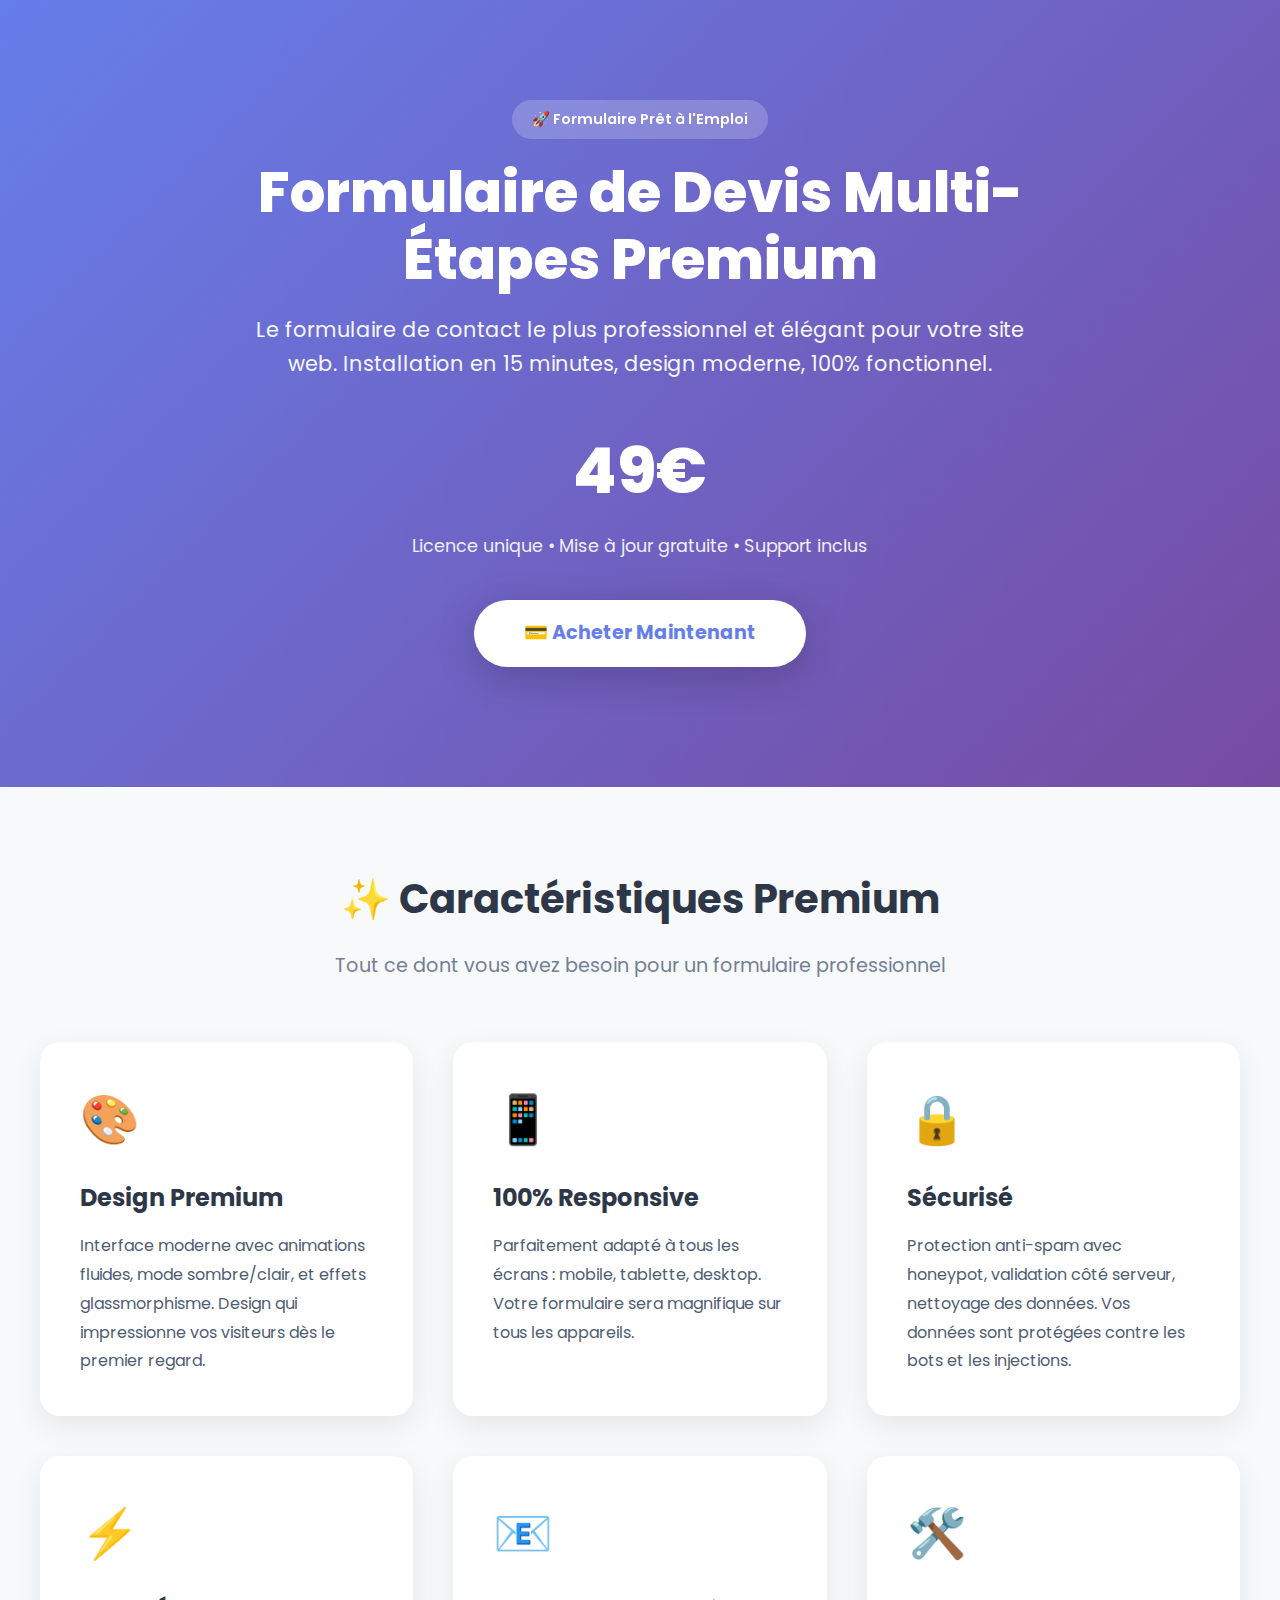
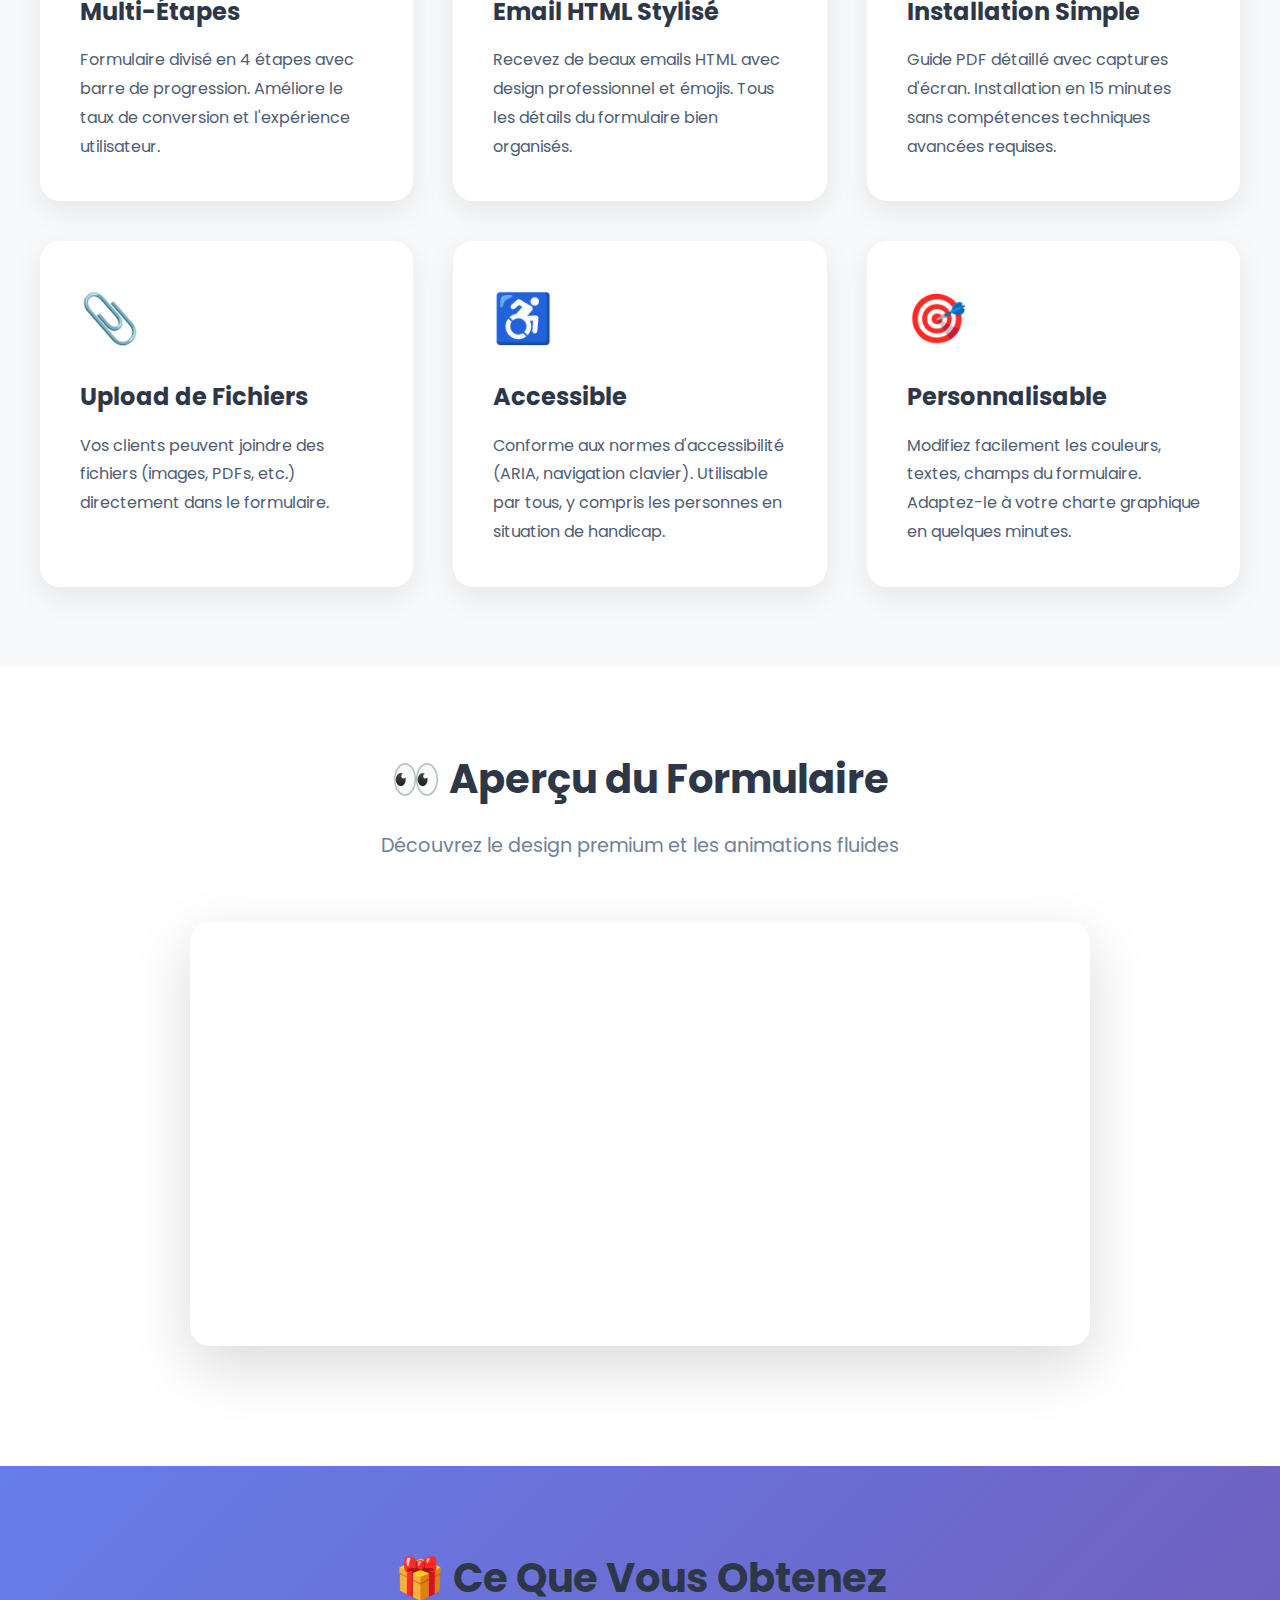
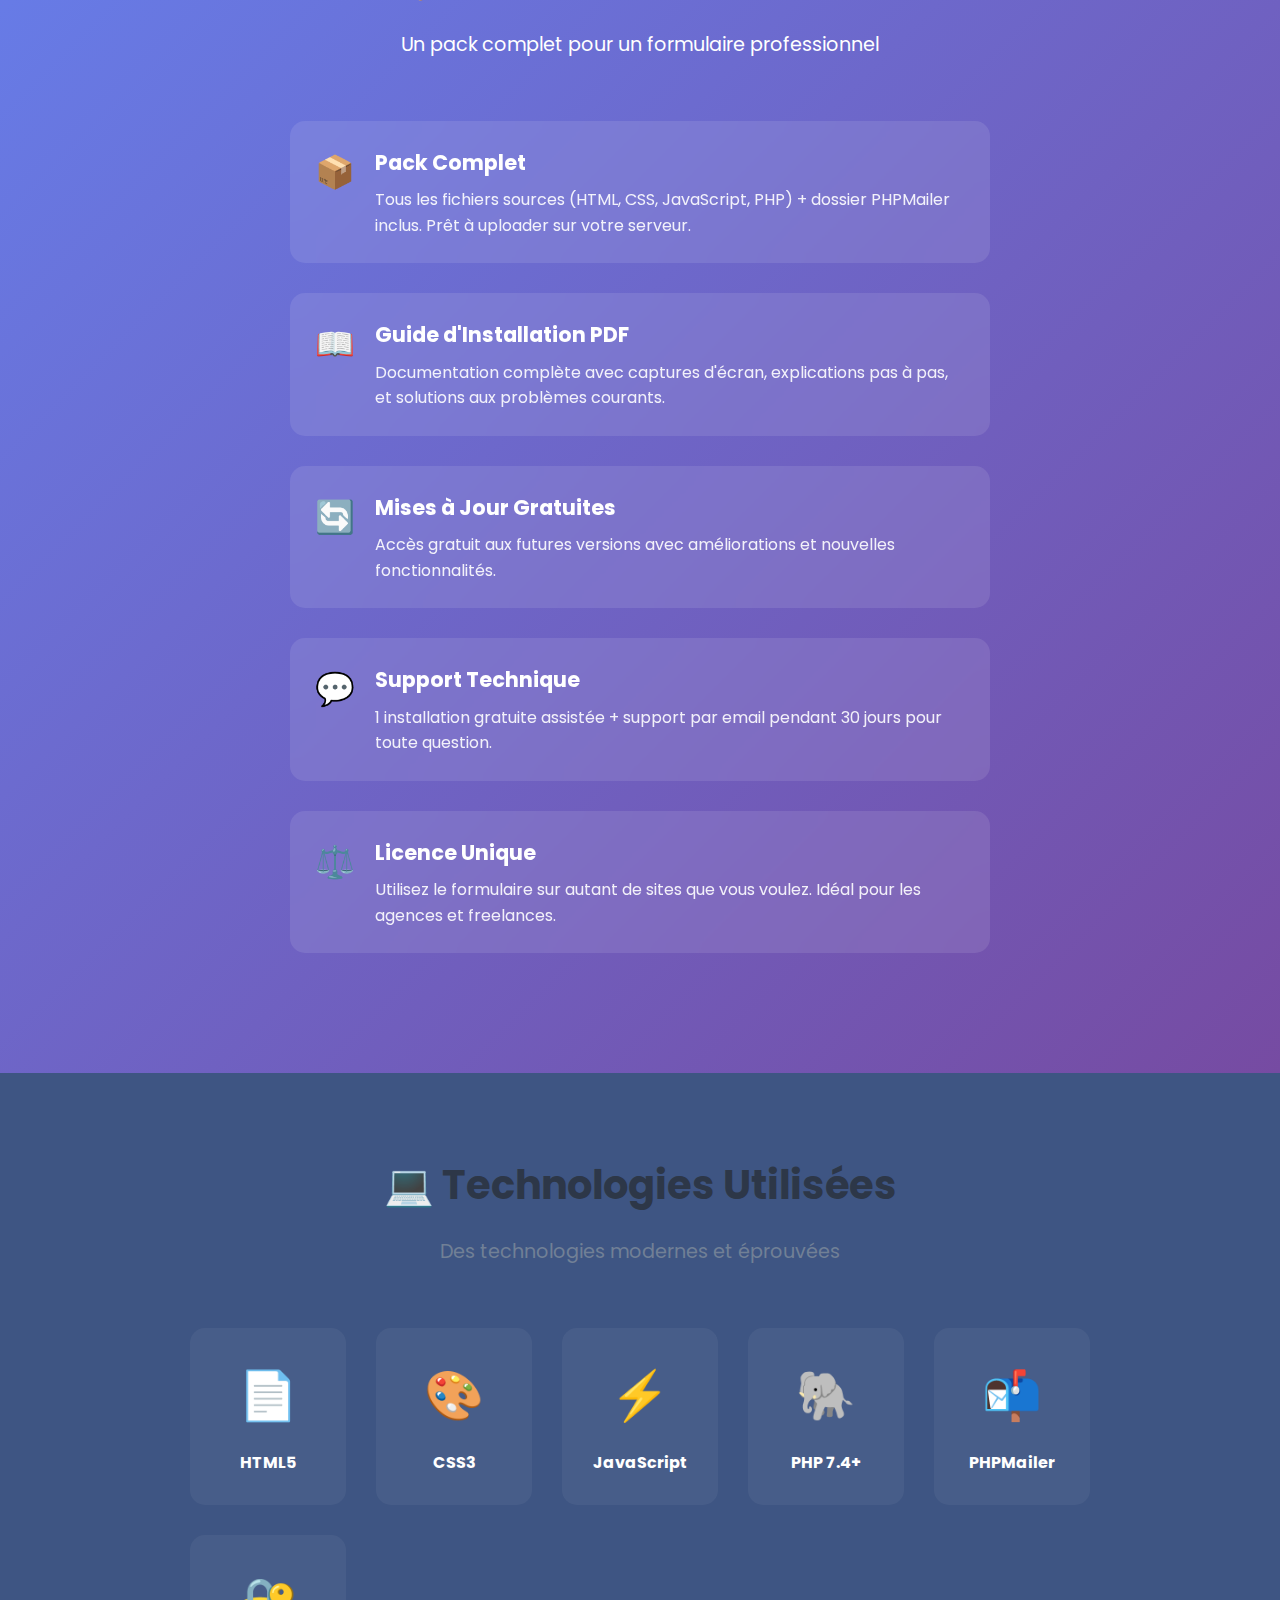
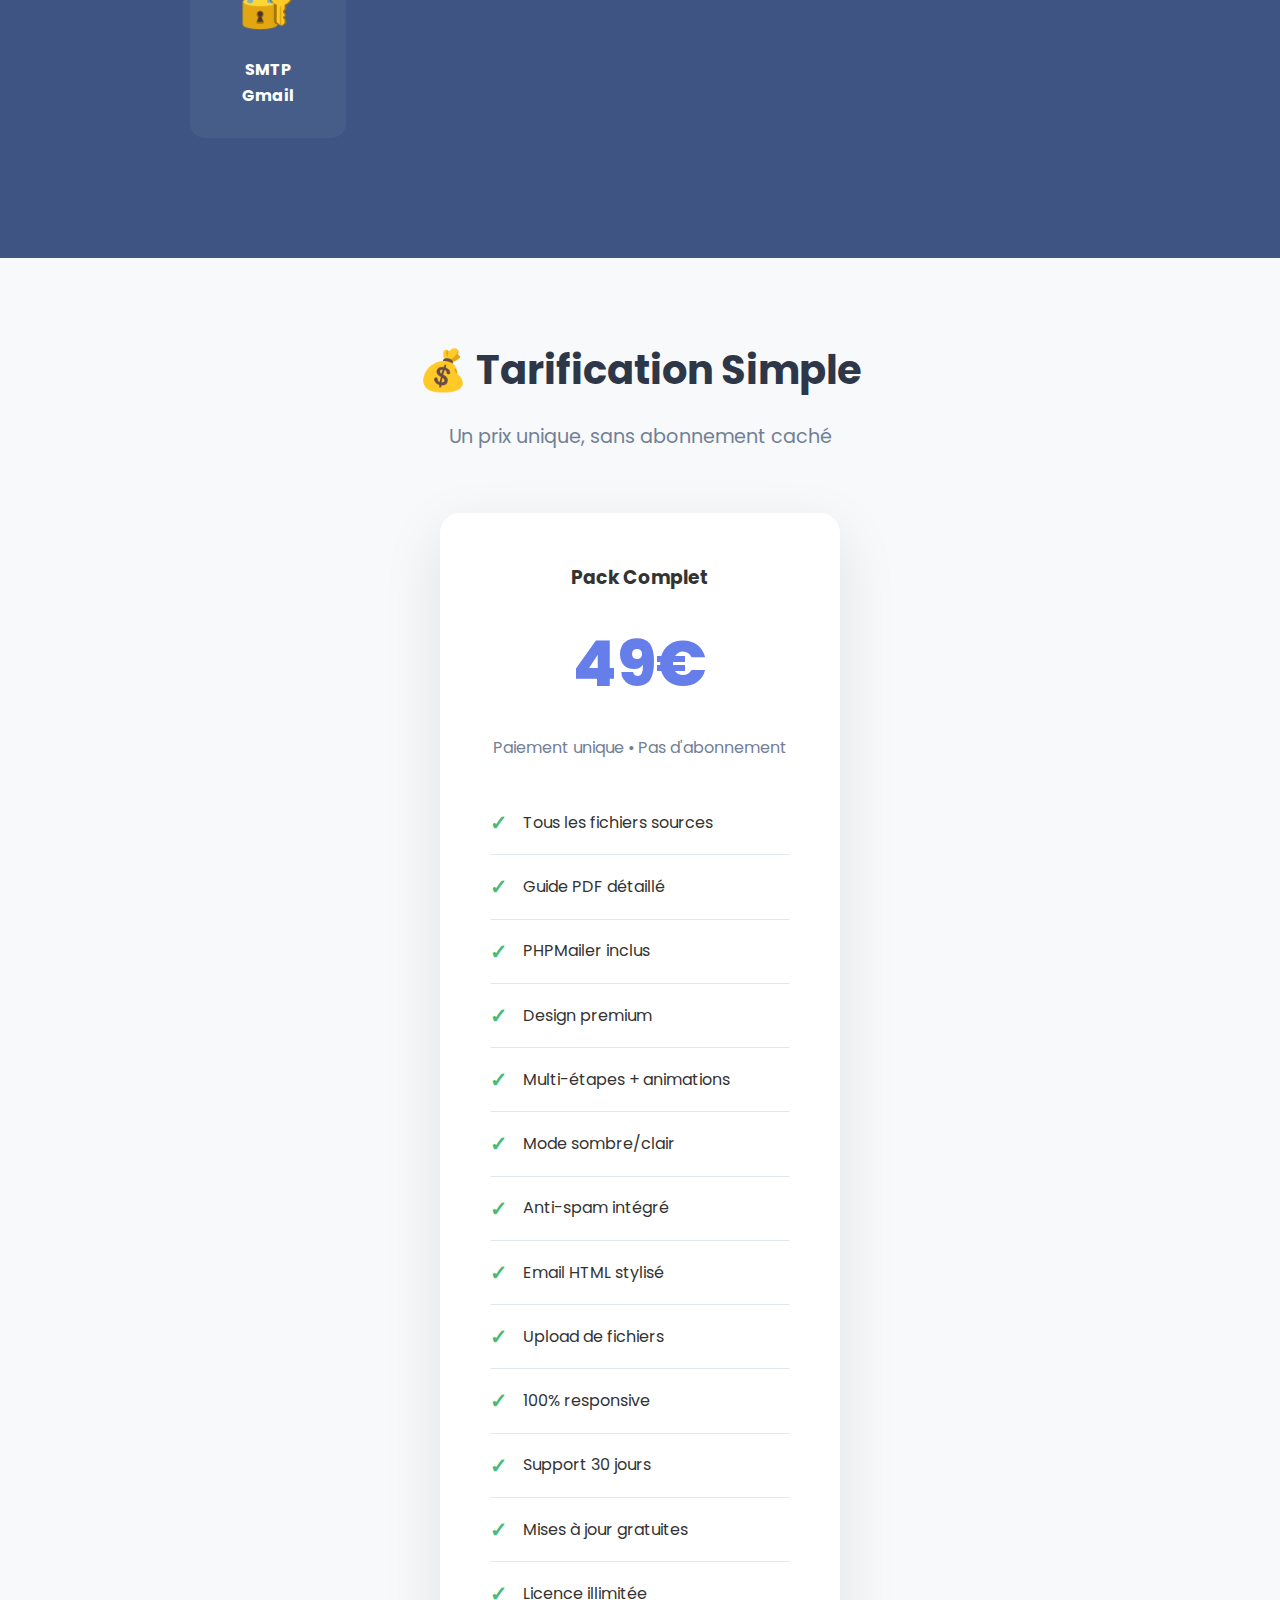
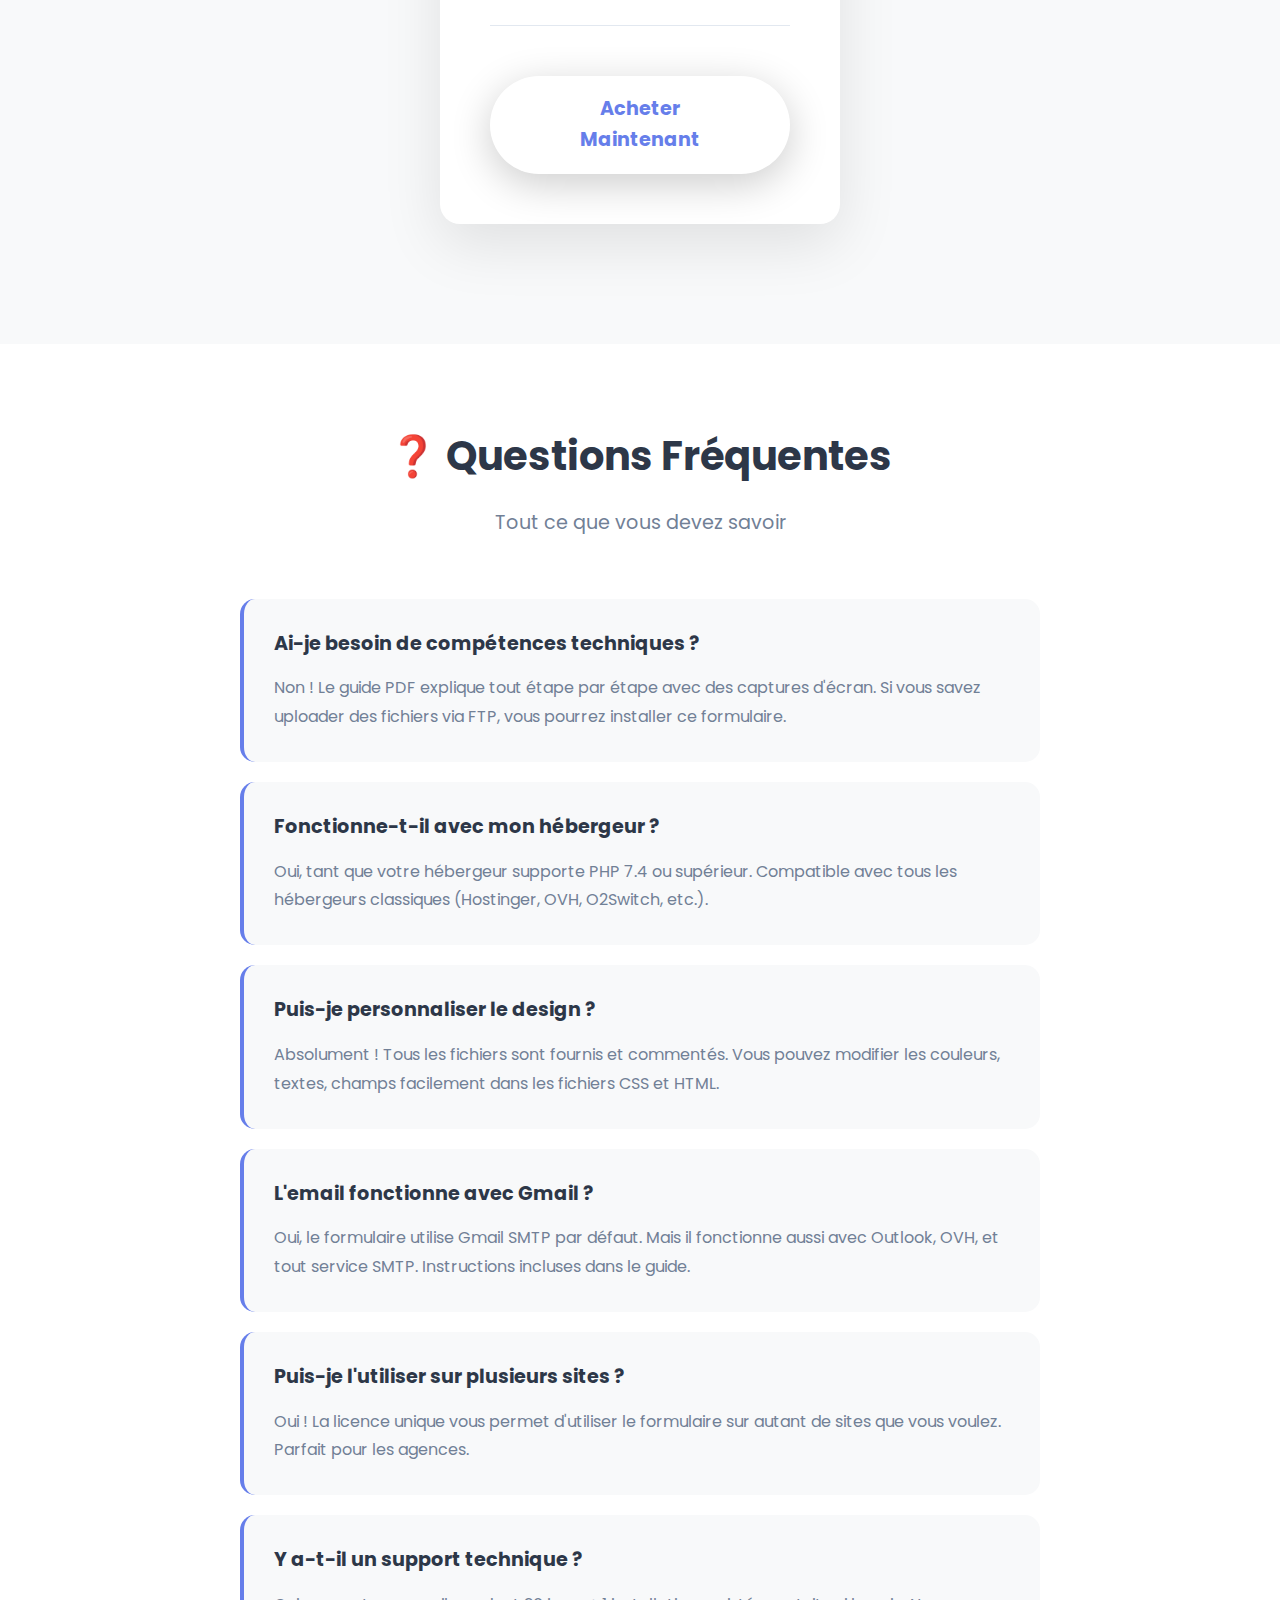
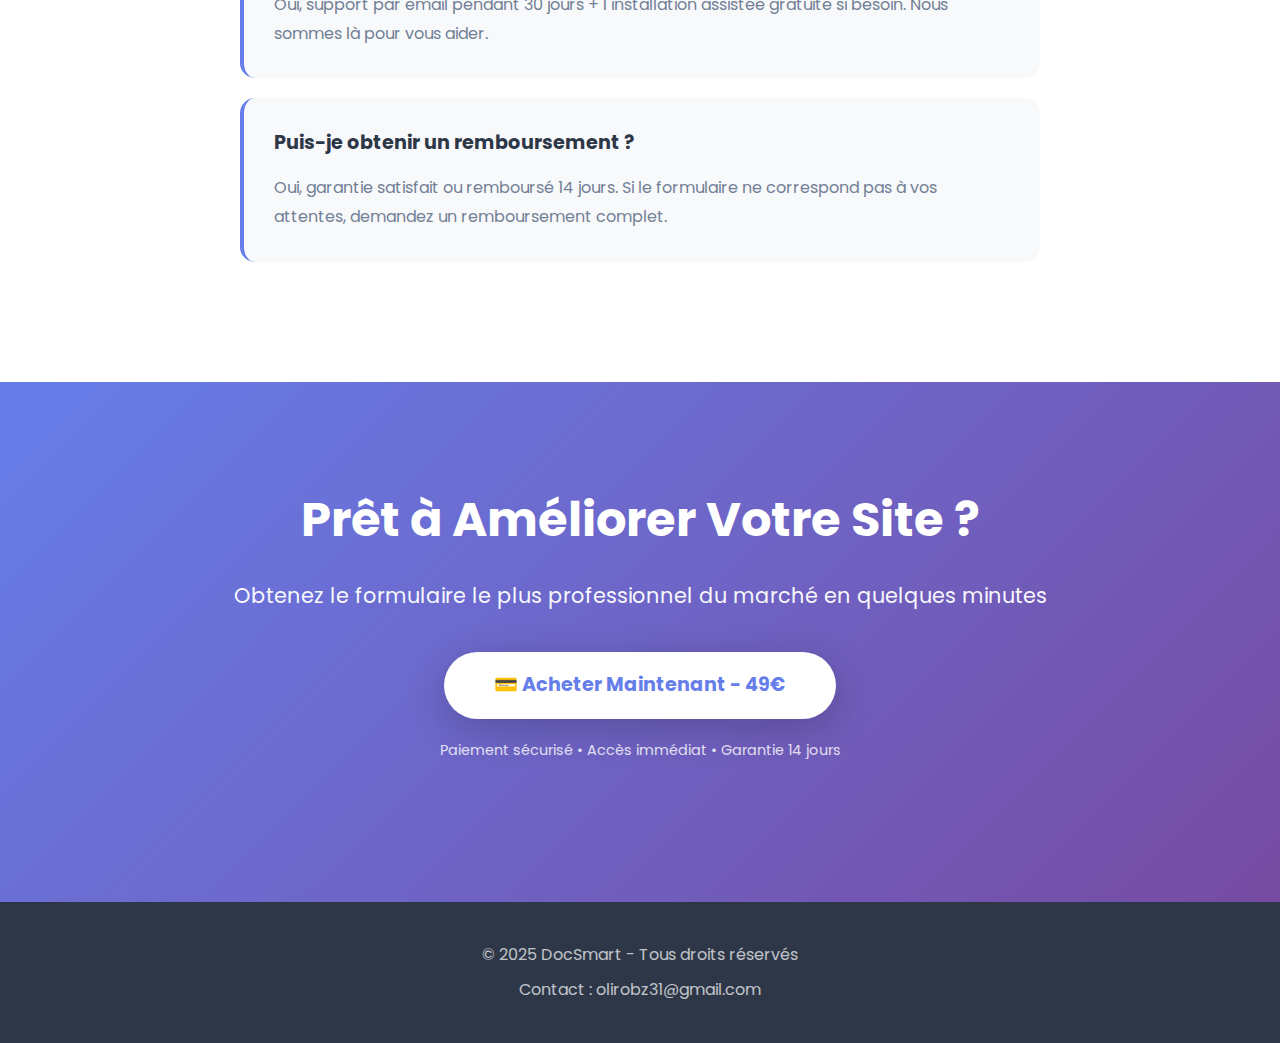
<file: index.html>
<!DOCTYPE html>
<html lang="fr">

<head>
  <meta charset="UTF-8">
  <meta name="viewport" content="width=device-width, initial-scale=1.0">
  
  <!-- SEO de base -->
  <title>Formulaire de Devis Multi-Étapes Premium | HTML CSS JS PHP</title>
  <meta name="description" content="Formulaire de contact multi-étapes premium pour votre site web. Design moderne, mode sombre/clair, anti-spam, emails HTML stylisés, upload fichiers. Installation en 15 minutes. 79€ licence unique.">
  <meta name="keywords" content="formulaire de devis, formulaire multi-étapes, formulaire contact premium, formulaire PHP, template formulaire, formulaire site web">
  <meta name="author" content="DocSmart">
  <meta name="robots" content="index, follow">
  <link rel="canonical" href="https://olirobz31.github.io/page-de-vente/">
  
  <!-- Open Graph (Facebook, LinkedIn, etc.) -->
  <meta property="og:type" content="product">
  <meta property="og:title" content="Formulaire de Devis Multi-Étapes Premium | 79€">
  <meta property="og:description" content="Le formulaire de contact le plus professionnel pour votre site web. Design premium, multi-étapes, mode sombre/clair, anti-spam, emails HTML. Installation en 15 min.">
  <meta property="og:url" content="https://olirobz31.github.io/page-de-vente/">
  <meta property="og:image" content="https://olirobz31.github.io/page-de-vente/preview.jpg">
  <meta property="og:image:width" content="1200">
  <meta property="og:image:height" content="630">
  <meta property="og:locale" content="fr_FR">
  <meta property="og:site_name" content="DocSmart">
  <meta property="product:price:amount" content="79">
  <meta property="product:price:currency" content="EUR">
  
  <!-- Twitter Card -->
  <meta name="twitter:card" content="summary_large_image">
  <meta name="twitter:title" content="Formulaire de Devis Multi-Étapes Premium | 79€">
  <meta name="twitter:description" content="Le formulaire de contact le plus professionnel pour votre site web. Design premium, multi-étapes, anti-spam, emails HTML. Installation en 15 min.">
  <meta name="twitter:image" content="https://olirobz31.github.io/page-de-vente/preview.jpg">
  
  <!-- Fonts -->
  <link rel="preconnect" href="https://fonts.googleapis.com">
  <link href="https://fonts.googleapis.com/css2?family=Poppins:wght@300;400;600;700;800&display=swap" rel="stylesheet">
  
  <!-- Schema.org Product (Rich Snippets Google) -->
  <script type="application/ld+json">
  {
    "@context": "https://schema.org",
    "@type": "Product",
    "name": "Formulaire de Devis Multi-Étapes Premium",
    "description": "Formulaire de contact multi-étapes premium avec design moderne, mode sombre/clair, anti-spam, emails HTML stylisés et upload de fichiers. Pack complet HTML, CSS, JS, PHP avec guide d'installation.",
    "image": "https://olirobz31.github.io/page-de-vente/preview.jpg",
    "brand": {
      "@type": "Brand",
      "name": "DocSmart"
    },
    "offers": {
      "@type": "Offer",
      "price": "79",
      "priceCurrency": "EUR",
      "availability": "https://schema.org/InStock",
      "url": "https://olirobz31.github.io/page-de-vente/",
      "priceValidUntil": "2025-12-31"
    },
    "aggregateRating": {
      "@type": "AggregateRating",
      "ratingValue": "5",
      "reviewCount": "1"
    }
  }
  </script>

  <!-- FAQ Schema pour Google -->
  <script type="application/ld+json">
  {
    "@context": "https://schema.org",
    "@type": "FAQPage",
    "mainEntity": [
      {
        "@type": "Question",
        "name": "Ai-je besoin de compétences techniques pour installer ce formulaire ?",
        "acceptedAnswer": {
          "@type": "Answer",
          "text": "Non ! Le guide PDF explique tout étape par étape avec des captures d'écran. Si vous savez uploader des fichiers via FTP, vous pourrez installer ce formulaire."
        }
      },
      {
        "@type": "Question",
        "name": "Le formulaire fonctionne-t-il avec mon hébergeur ?",
        "acceptedAnswer": {
          "@type": "Answer",
          "text": "Oui, tant que votre hébergeur supporte PHP 7.4 ou supérieur. Compatible avec tous les hébergeurs classiques (Hostinger, OVH, O2Switch, etc.)."
        }
      },
      {
        "@type": "Question",
        "name": "Puis-je personnaliser le design du formulaire ?",
        "acceptedAnswer": {
          "@type": "Answer",
          "text": "Absolument ! Tous les fichiers sont fournis et commentés. Vous pouvez modifier les couleurs, textes, champs facilement dans les fichiers CSS et HTML."
        }
      },
      {
        "@type": "Question",
        "name": "L'email fonctionne-t-il avec Gmail ?",
        "acceptedAnswer": {
          "@type": "Answer",
          "text": "Oui, le formulaire utilise Gmail SMTP par défaut. Mais il fonctionne aussi avec Outlook, OVH, et tout service SMTP. Instructions incluses dans le guide."
        }
      },
      {
        "@type": "Question",
        "name": "Puis-je utiliser le formulaire sur plusieurs sites ?",
        "acceptedAnswer": {
          "@type": "Answer",
          "text": "Oui ! La licence unique vous permet d'utiliser le formulaire sur autant de sites que vous voulez. Parfait pour les agences."
        }
      },
      {
        "@type": "Question",
        "name": "Y a-t-il un support technique ?",
        "acceptedAnswer": {
          "@type": "Answer",
          "text": "Oui, support par email pendant 30 jours + 1 installation assistée gratuite si besoin."
        }
      },
      {
        "@type": "Question",
        "name": "Puis-je obtenir un remboursement ?",
        "acceptedAnswer": {
          "@type": "Answer",
          "text": "Oui, garantie satisfait ou remboursé 14 jours. Si le formulaire ne correspond pas à vos attentes, demandez un remboursement complet."
        }
      }
    ]
  }
  </script>

  <style>
    * {
      margin: 0;
      padding: 0;
      box-sizing: border-box;
    }
    
    body {
      font-family: 'Poppins', sans-serif;
      line-height: 1.6;
      color: #333;
      overflow-x: hidden;
    }

    /* Hero Section */
    .hero {
      background: linear-gradient(135deg, #667eea 0%, #764ba2 100%);
      color: white;
      padding: 100px 20px 120px;
      text-align: center;
      position: relative;
      overflow: hidden;
    }

    .hero::before {
      content: '';
      position: absolute;
      top: 0;
      left: 0;
      right: 0;
      bottom: 0;
      background: url('data:image/svg+xml,<svg width="100" height="100" xmlns="http://www.w3.org/2000/svg"><defs><pattern id="grid" width="40" height="40" patternUnits="userSpaceOnUse"><path d="M 40 0 L 0 0 0 40" fill="none" stroke="rgba(255,255,255,0.05)" stroke-width="1"/></pattern></defs><rect width="100" height="100" fill="url(%23grid)"/></svg>');
      opacity: 0.3;
    }

    .hero-content {
      position: relative;
      z-index: 1;
      max-width: 800px;
      margin: 0 auto;
    }

    .badge {
      display: inline-block;
      background: rgba(255, 255, 255, 0.2);
      backdrop-filter: blur(10px);
      padding: 8px 20px;
      border-radius: 50px;
      font-size: 0.9em;
      margin-bottom: 20px;
      font-weight: 600;
    }

    h1 {
      font-size: 3.5em;
      font-weight: 800;
      margin-bottom: 20px;
      line-height: 1.2;
    }

    .hero p {
      font-size: 1.3em;
      margin-bottom: 40px;
      opacity: 0.95;
    }

    .price {
      font-size: 4em;
      font-weight: 800;
      margin: 30px 0 10px;
    }

    .price-detail {
      font-size: 1.1em;
      opacity: 0.9;
      margin-bottom: 40px;
    }

    .cta-primary {
      display: inline-block;
      background: white;
      color: #667eea;
      padding: 18px 50px;
      border-radius: 50px;
      font-size: 1.2em;
      font-weight: 700;
      text-decoration: none;
      box-shadow: 0 10px 40px rgba(0,0,0,0.2);
      transition: transform 0.3s ease, box-shadow 0.3s ease;
    }

    .cta-primary:hover {
      transform: translateY(-3px);
      box-shadow: 0 15px 50px rgba(0,0,0,0.3);
    }

    /* Features Section */
    .features {
      padding: 80px 20px;
      background: #f8f9fa;
    }

    .container {
      max-width: 1200px;
      margin: 0 auto;
    }

    .section-title {
      text-align: center;
      font-size: 2.5em;
      margin-bottom: 20px;
      color: #2d3748;
    }

    .section-subtitle {
      text-align: center;
      font-size: 1.2em;
      color: #718096;
      margin-bottom: 60px;
    }

    .features-grid {
      display: grid;
      grid-template-columns: repeat(auto-fit, minmax(300px, 1fr));
      gap: 40px;
      margin-top: 50px;
    }

    .feature-card {
      background: white;
      padding: 40px;
      border-radius: 20px;
      box-shadow: 0 10px 30px rgba(0,0,0,0.08);
      transition: transform 0.3s ease, box-shadow 0.3s ease;
    }

    .feature-card:hover {
      transform: translateY(-10px);
      box-shadow: 0 20px 40px rgba(0,0,0,0.15);
    }

    .feature-icon {
      font-size: 3em;
      margin-bottom: 20px;
    }

    .feature-card h3 {
      font-size: 1.5em;
      margin-bottom: 15px;
      color: #2d3748;
    }

    .feature-card p {
      color: #4e5d74;
      line-height: 1.8;
    }

    /* Demo Section */
    .demo {
      padding: 80px 20px;
      background: white;
    }

    .demo-video {
      max-width: 900px;
      margin: 40px auto;
      border-radius: 20px;
      overflow: hidden;
      box-shadow: 0 20px 60px rgba(0,0,0,0.15);
    }

    .demo-placeholder {
      background: linear-gradient(135deg, #667eea 0%, #764ba2 100%);
      height: 500px;
      display: flex;
      align-items: center;
      justify-content: center;
      color: white;
      font-size: 2em;
      font-weight: 700;
    }

    /* Benefits Section */
    .benefits {
      padding: 80px 20px;
      background: linear-gradient(135deg, #667eea 0%, #764ba2 100%);
      color: white;
    }

    .benefits-list {
      max-width: 700px;
      margin: 40px auto;
    }

    .benefit-item {
      display: flex;
      align-items: flex-start;
      margin-bottom: 30px;
      background: rgba(255, 255, 255, 0.1);
      backdrop-filter: blur(10px);
      padding: 25px;
      border-radius: 15px;
    }

    .benefit-item .icon {
      font-size: 2em;
      margin-right: 20px;
      flex-shrink: 0;
    }

    .benefit-item h3 {
      font-size: 1.3em;
      margin-bottom: 8px;
    }

    .benefit-item p {
      opacity: 0.9;
      line-height: 1.6;
    }

    .benefits .section-subtitle {
      text-align: center;
      font-size: 1.2em;
      color: white;
      margin-bottom: 60px;
    }

    /* Tech Stack */
    .tech-stack {
      padding: 80px 20px;
      background: #3e5583;
      color: white;
    }

    .tech-grid {
      display: grid;
      grid-template-columns: repeat(auto-fit, minmax(150px, 1fr));
      gap: 30px;
      max-width: 900px;
      margin: 40px auto;
    }

    .tech-item {
      text-align: center;
      padding: 30px;
      background: rgba(255, 255, 255, 0.05);
      border-radius: 15px;
      transition: transform 0.3s ease;
    }

    .tech-item:hover {
      transform: scale(1.05);
      background: rgba(255, 255, 255, 0.1);
    }

    .tech-item .tech-icon {
      font-size: 3em;
      margin-bottom: 15px;
    }

    /* Pricing Table */
    .pricing {
      padding: 80px 20px;
      background: #f8f9fa;
    }

    .pricing-table {
      max-width: 400px;
      margin: 40px auto;
      background: white;
      padding: 50px;
      border-radius: 20px;
      box-shadow: 0 20px 60px rgba(0,0,0,0.1);
      text-align: center;
    }

    .pricing-table .price-big {
      font-size: 4em;
      font-weight: 800;
      color: #667eea;
      margin: 20px 0;
    }

    .pricing-table ul {
      list-style: none;
      margin: 30px 0;
      text-align: left;
    }

    .pricing-table li {
      padding: 15px 0;
      border-bottom: 1px solid #e2e8f0;
      display: flex;
      align-items: center;
    }

    .pricing-table li::before {
      content: '✓';
      color: #48bb78;
      font-weight: bold;
      margin-right: 15px;
      font-size: 1.3em;
    }

    /* FAQ */
    .faq {
      padding: 80px 20px;
      background: white;
    }

    .faq-list {
      max-width: 800px;
      margin: 40px auto;
    }

    .faq-item {
      background: #f8f9fa;
      padding: 30px;
      margin-bottom: 20px;
      border-radius: 15px;
      border-left: 4px solid #667eea;
    }

    .faq-item h3 {
      color: #2d3748;
      margin-bottom: 15px;
      font-size: 1.2em;
    }

    .faq-item p {
      color: #718096;
      line-height: 1.8;
    }

    /* Final CTA */
    .final-cta {
      padding: 100px 20px;
      background: linear-gradient(135deg, #667eea 0%, #764ba2 100%);
      color: white;
      text-align: center;
    }

    .final-cta h2 {
      font-size: 3em;
      margin-bottom: 20px;
    }

    .final-cta p {
      font-size: 1.3em;
      margin-bottom: 40px;
      opacity: 0.95;
    }

    /* Footer */
    footer {
      background: #2d3748;
      color: white;
      padding: 40px 20px;
      text-align: center;
    }

    footer p {
      opacity: 0.7;
    }

    /* Responsive */
    @media (max-width: 768px) {
      h1 {
        font-size: 2.5em;
      }
      
      .price {
        font-size: 3em;
      }

      .features-grid {
        grid-template-columns: 1fr;
      }

      .demo-placeholder {
        height: 300px;
        font-size: 1.5em;
      }
    }
  </style>
</head>

<!-- SCRIPT GUMROAD (déjà existant, on le garde, c’est nécessaire pour overlay) -->
<script src="https://gumroad.com/js/gumroad.js"></script> <!-- MODIF: laissé en place, déroule normalement -->

<body>

  <!-- Hero Section -->
  <section class="hero">
    <div class="hero-content">
      <div class="badge">🚀 Formulaire Prêt à l'Emploi</div>
      <h1>Formulaire de Devis Multi-Étapes Premium</h1>
      <p>Le formulaire de contact le plus professionnel et élégant pour votre site web. Installation en 15 minutes, design moderne, 100% fonctionnel.</p>
      
      <div class="price">49€</div>
      <div class="price-detail">Licence unique • Mise à jour gratuite • Support inclus</div>
      
      <!-- MODIF: lien et attributs Gumroad overlay -->
      <a
        href="https://olirobz.gumroad.com/l/formulaire-devis?wanted=true"
        class="cta-primary"
        data-gumroad-overlay="true"
        data-gumroad-single-product="true"
      >
        💳 Acheter Maintenant
      </a>
      <!-- FIN MODIF -->
    </div>
  </section>

  <!-- Features Section -->
  <section class="features">
    <div class="container">
      <h2 class="section-title">✨ Caractéristiques Premium</h2>
      <p class="section-subtitle">Tout ce dont vous avez besoin pour un formulaire professionnel</p>
      
      <div class="features-grid">
        <div class="feature-card">
          <div class="feature-icon">🎨</div>
          <h3>Design Premium</h3>
          <p>Interface moderne avec animations fluides, mode sombre/clair, et effets glassmorphisme. Design qui impressionne vos visiteurs dès le premier regard.</p>
        </div>

        <div class="feature-card">
          <div class="feature-icon">📱</div>
          <h3>100% Responsive</h3>
          <p>Parfaitement adapté à tous les écrans : mobile, tablette, desktop. Votre formulaire sera magnifique sur tous les appareils.</p>
        </div>

        <div class="feature-card">
          <div class="feature-icon">🔒</div>
          <h3>Sécurisé</h3>
          <p>Protection anti-spam avec honeypot, validation côté serveur, nettoyage des données. Vos données sont protégées contre les bots et les injections.</p>
        </div>

        <div class="feature-card">
          <div class="feature-icon">⚡</div>
          <h3>Multi-Étapes</h3>
          <p>Formulaire divisé en 4 étapes avec barre de progression. Améliore le taux de conversion et l'expérience utilisateur.</p>
        </div>

        <div class="feature-card">
          <div class="feature-icon">📧</div>
          <h3>Email HTML Stylisé</h3>
          <p>Recevez de beaux emails HTML avec design professionnel et émojis. Tous les détails du formulaire bien organisés.</p>
        </div>

        <div class="feature-card">
          <div class="feature-icon">🛠️</div>
          <h3>Installation Simple</h3>
          <p>Guide PDF détaillé avec captures d'écran. Installation en 15 minutes sans compétences techniques avancées requises.</p>
        </div>

        <div class="feature-card">
          <div class="feature-icon">📎</div>
          <h3>Upload de Fichiers</h3>
          <p>Vos clients peuvent joindre des fichiers (images, PDFs, etc.) directement dans le formulaire.</p>
        </div>

        <div class="feature-card">
          <div class="feature-icon">♿</div>
          <h3>Accessible</h3>
          <p>Conforme aux normes d'accessibilité (ARIA, navigation clavier). Utilisable par tous, y compris les personnes en situation de handicap.</p>
        </div>

        <div class="feature-card">
          <div class="feature-icon">🎯</div>
          <h3>Personnalisable</h3>
          <p>Modifiez facilement les couleurs, textes, champs du formulaire. Adaptez-le à votre charte graphique en quelques minutes.</p>
        </div>
      </div>
    </div>
  </section>

  <!-- Demo Section -->
  <section class="demo">
    <div class="container">
      <h2 class="section-title">👀 Aperçu du Formulaire</h2>
      <p class="section-subtitle">Découvrez le design premium et les animations fluides</p>
      
      <div class="demo-video">
        <div style="padding:47.19% 0 0 0;position:relative;"><iframe src="https://player.vimeo.com/video/1146548825?badge=0&amp;autopause=0&amp;player_id=0&amp;app_id=58479" frameborder="0" allow="autoplay; fullscreen; picture-in-picture; clipboard-write; encrypted-media; web-share" referrerpolicy="strict-origin-when-cross-origin" style="position:absolute;top:0;left:0;width:100%;height:100%;" title="Vidéo-formulaire"></iframe></div><script src="https://player.vimeo.com/api/player.js"></script>
      </div>
    </div>
  </section>

  <!-- Benefits Section -->
  <section class="benefits">
    <div class="container">
      <h2 class="section-title">🎁 Ce Que Vous Obtenez</h2>
      <p class="section-subtitle">Un pack complet pour un formulaire professionnel</p>
      
      <div class="benefits-list">
        <div class="benefit-item">
          <div class="icon">📦</div>
          <div>
            <h3>Pack Complet</h3>
            <p>Tous les fichiers sources (HTML, CSS, JavaScript, PHP) + dossier PHPMailer inclus. Prêt à uploader sur votre serveur.</p>
          </div>
        </div>

        <div class="benefit-item">
          <div class="icon">📖</div>
          <div>
            <h3>Guide d'Installation PDF</h3>
            <p>Documentation complète avec captures d'écran, explications pas à pas, et solutions aux problèmes courants.</p>
          </div>
        </div>

        <div class="benefit-item">
          <div class="icon">🔄</div>
          <div>
            <h3>Mises à Jour Gratuites</h3>
            <p>Accès gratuit aux futures versions avec améliorations et nouvelles fonctionnalités.</p>
          </div>
        </div>

        <div class="benefit-item">
          <div class="icon">💬</div>
          <div>
            <h3>Support Technique</h3>
            <p>1 installation gratuite assistée + support par email pendant 30 jours pour toute question.</p>
          </div>
        </div>

        <div class="benefit-item">
          <div class="icon">⚖️</div>
          <div>
            <h3>Licence Unique</h3>
            <p>Utilisez le formulaire sur autant de sites que vous voulez. Idéal pour les agences et freelances.</p>
          </div>
        </div>
      </div>
    </div>
  </section>

  <!-- Tech Stack -->
  <section class="tech-stack">
    <div class="container">
      <h2 class="section-title">💻 Technologies Utilisées</h2>
      <p class="section-subtitle">Des technologies modernes et éprouvées</p>
      
      <div class="tech-grid">
        <div class="tech-item">
          <div class="tech-icon">📄</div>
          <strong>HTML5</strong>
        </div>
        <div class="tech-item">
          <div class="tech-icon">🎨</div>
          <strong>CSS3</strong>
        </div>
        <div class="tech-item">
          <div class="tech-icon">⚡</div>
          <strong>JavaScript</strong>
        </div>
        <div class="tech-item">
          <div class="tech-icon">🐘</div>
          <strong>PHP 7.4+</strong>
        </div>
        <div class="tech-item">
          <div class="tech-icon">📬</div>
          <strong>PHPMailer</strong>
        </div>
        <div class="tech-item">
          <div class="tech-icon">🔐</div>
          <strong>SMTP Gmail</strong>
        </div>
      </div>
    </div>
  </section>

  <!-- Pricing -->
  <section class="pricing">
    <div class="container">
      <h2 class="section-title">💰 Tarification Simple</h2>
      <p class="section-subtitle">Un prix unique, sans abonnement caché</p>
      
      <div class="pricing-table">
        <h3>Pack Complet</h3>
        <div class="price-big">49€</div>
        <p style="color: #718096; margin-bottom: 30px;">Paiement unique • Pas d'abonnement</p>
        
        <ul>
          <li>Tous les fichiers sources</li>
          <li>Guide PDF détaillé</li>
          <li>PHPMailer inclus</li>
          <li>Design premium</li>
          <li>Multi-étapes + animations</li>
          <li>Mode sombre/clair</li>
          <li>Anti-spam intégré</li>
          <li>Email HTML stylisé</li>
          <li>Upload de fichiers</li>
          <li>100% responsive</li>
          <li>Support 30 jours</li>
          <li>Mises à jour gratuites</li>
          <li>Licence illimitée</li>
        </ul>
        
        <!-- MODIF: lien et attributs Gumroad overlay -->
        <a
          href="https://olirobz.gumroad.com/l/formulaire-devis?wanted=true"
          class="cta-primary"
          style="margin-top: 20px;"
          data-gumroad-overlay="true"
          data-gumroad-single-product="true"
        >
          Acheter Maintenant
        </a>
        <!-- FIN MODIF -->
      </div>
    </div>
  </section>

  <!-- FAQ -->
  <section class="faq">
    <div class="container">
      <h2 class="section-title">❓ Questions Fréquentes</h2>
      <p class="section-subtitle">Tout ce que vous devez savoir</p>
      
      <div class="faq-list">
        <div class="faq-item">
          <h3>Ai-je besoin de compétences techniques ?</h3>
          <p>Non ! Le guide PDF explique tout étape par étape avec des captures d'écran. Si vous savez uploader des fichiers via FTP, vous pourrez installer ce formulaire.</p>
        </div>

        <div class="faq-item">
          <h3>Fonctionne-t-il avec mon hébergeur ?</h3>
          <p>Oui, tant que votre hébergeur supporte PHP 7.4 ou supérieur. Compatible avec tous les hébergeurs classiques (Hostinger, OVH, O2Switch, etc.).</p>
        </div>

        <div class="faq-item">
          <h3>Puis-je personnaliser le design ?</h3>
          <p>Absolument ! Tous les fichiers sont fournis et commentés. Vous pouvez modifier les couleurs, textes, champs facilement dans les fichiers CSS et HTML.</p>
        </div>

        <div class="faq-item">
          <h3>L'email fonctionne avec Gmail ?</h3>
          <p>Oui, le formulaire utilise Gmail SMTP par défaut. Mais il fonctionne aussi avec Outlook, OVH, et tout service SMTP. Instructions incluses dans le guide.</p>
        </div>

        <div class="faq-item">
          <h3>Puis-je l'utiliser sur plusieurs sites ?</h3>
          <p>Oui ! La licence unique vous permet d'utiliser le formulaire sur autant de sites que vous voulez. Parfait pour les agences.</p>
        </div>

        <div class="faq-item">
          <h3>Y a-t-il un support technique ?</h3>
          <p>Oui, support par email pendant 30 jours + 1 installation assistée gratuite si besoin. Nous sommes là pour vous aider.</p>
        </div>

        <div class="faq-item">
          <h3>Puis-je obtenir un remboursement ?</h3>
          <p>Oui, garantie satisfait ou remboursé 14 jours. Si le formulaire ne correspond pas à vos attentes, demandez un remboursement complet.</p>
        </div>
      </div>
    </div>
  </section>

  <!-- Final CTA -->
  <section class="final-cta">
    <div class="container">
      <h2>Prêt à Améliorer Votre Site ?</h2>
      <p>Obtenez le formulaire le plus professionnel du marché en quelques minutes</p>
      <!-- MODIF: lien et attributs Gumroad overlay -->
      <a
        href="https://olirobz.gumroad.com/l/formulaire-devis?wanted=true"
        class="cta-primary"
        data-gumroad-overlay="true"
        data-gumroad-single-product="true"
      >
        💳 Acheter Maintenant - 49€
      </a>
      <!-- FIN MODIF -->
      <p style="margin-top: 20px; font-size: 0.9em; opacity: 0.8;">Paiement sécurisé • Accès immédiat • Garantie 14 jours</p>
    </div>
  </section>

  <!-- Footer -->
  <footer>
    <div class="container">
      <p>© 2025 DocSmart - Tous droits réservés</p>
      <p style="margin-top: 10px;">Contact : olirobz31@gmail.com</p>
    </div>
  </footer>

</body>

</html>
</file>
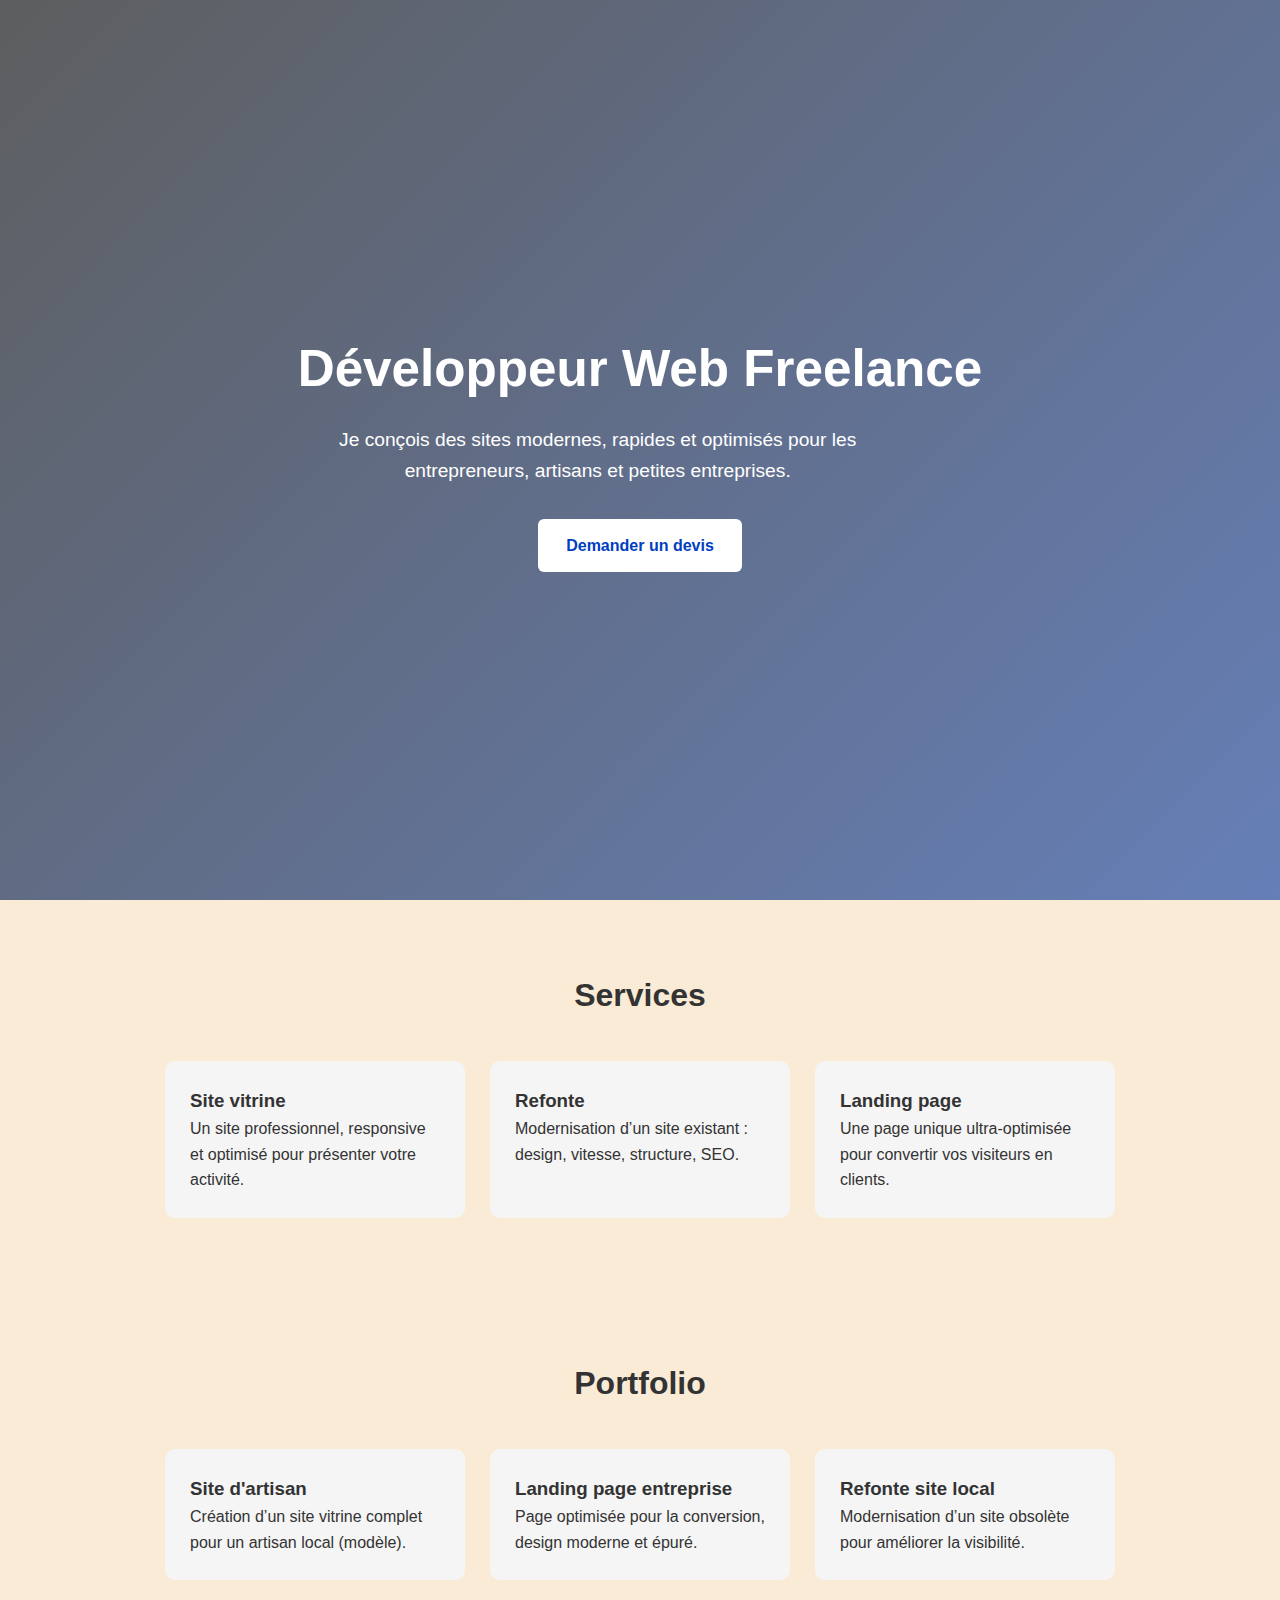
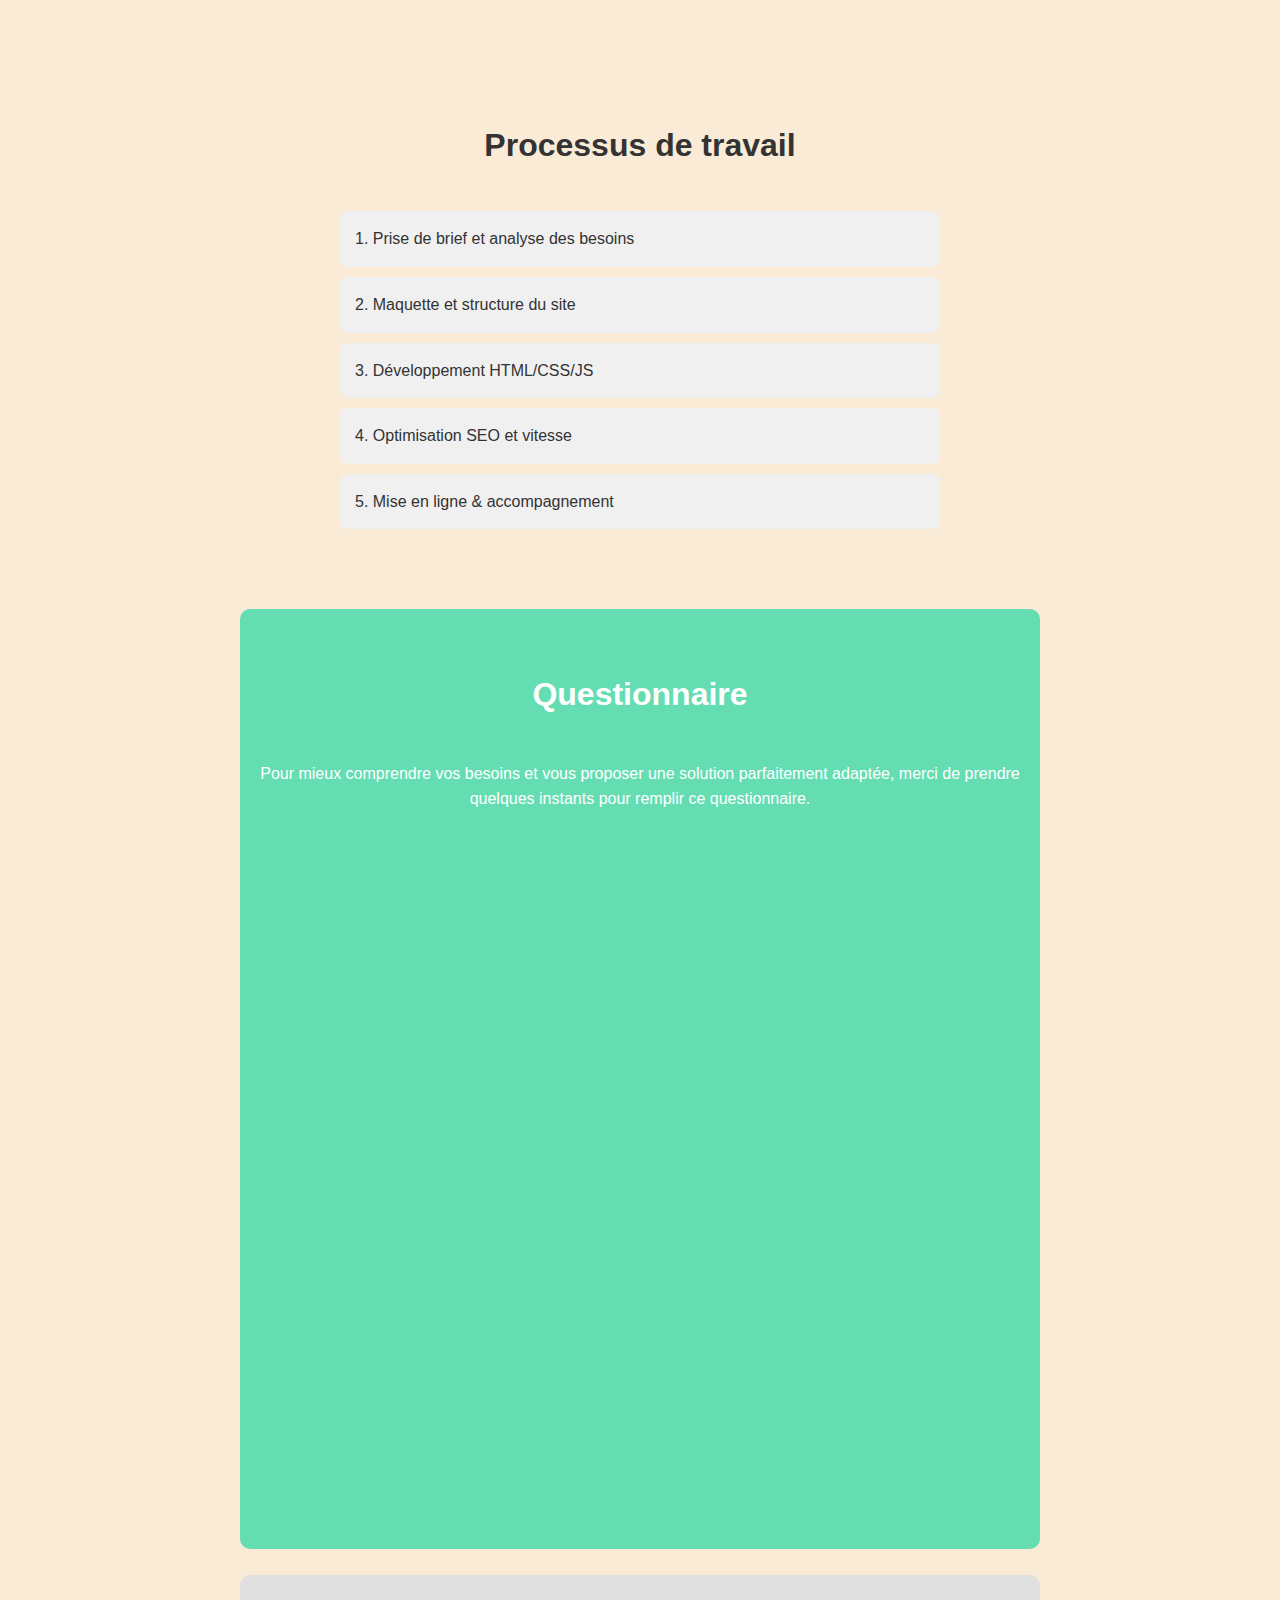
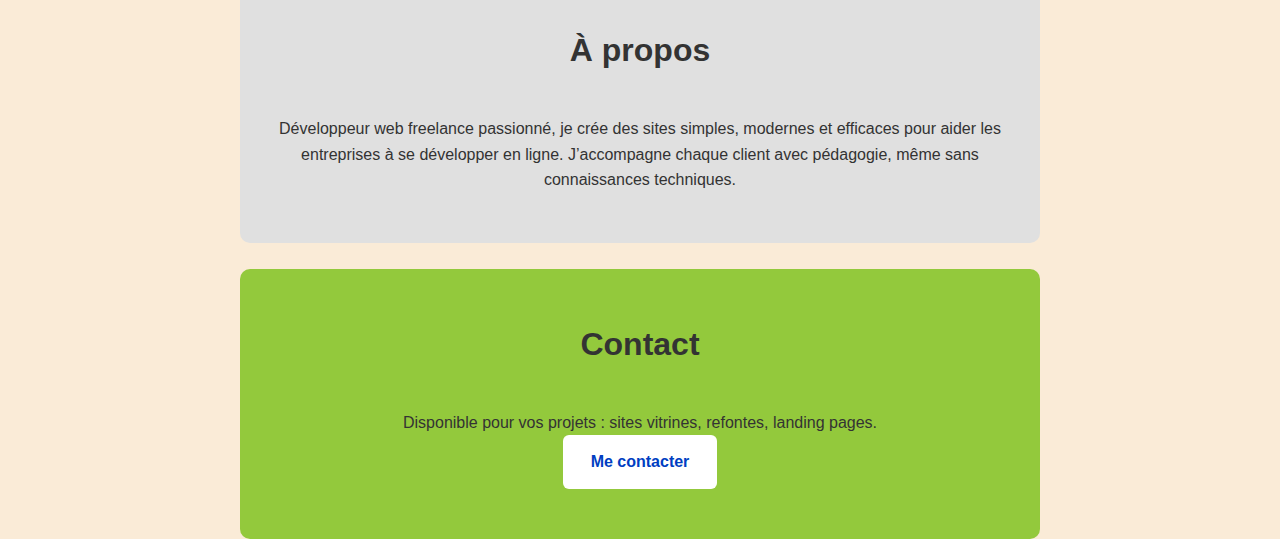
<file: Desktop/site freelance/index.html>
<!DOCTYPE html>
<html lang="fr">
<head>
  <meta charset="UTF-8">
  <meta name="viewport" content="width=device-width, initial-scale=1.0">
  <title>Développeur Web Freelance</title>
  <link rel="stylesheet" href="style.css">
</head>
<body>

  <!-- HERO -->
  <header class="hero">
    <div class="hero-content">
      <h1>Développeur Web Freelance</h1>
      <p>Je conçois des sites modernes, rapides et optimisés pour les entrepreneurs, artisans et petites entreprises.</p>
      <a href="#contact" class="btn">Demander un devis</a>
    </div>
  </header>

  <!-- SERVICES -->
  <section class="section services">
    <h2>Services</h2>
    <div class="cards">
      <div class="card">
        <h3>Site vitrine</h3>
        <p>Un site professionnel, responsive et optimisé pour présenter votre activité.</p>
      </div>
      <div class="card">
        <h3>Refonte</h3>
        <p>Modernisation d’un site existant : design, vitesse, structure, SEO.</p>
      </div>
      <div class="card">
        <h3>Landing page</h3>
        <p>Une page unique ultra-optimisée pour convertir vos visiteurs en clients.</p>
      </div>
    </div>
  </section>

  <!-- PORTFOLIO -->
  <section class="section portfolio">
    <h2>Portfolio</h2>
    <div class="projects">
      <div class="project">
        <h3>Site d'artisan</h3>
        <p>Création d’un site vitrine complet pour un artisan local (modèle).</p>
      </div>
      <div class="project">
        <h3>Landing page entreprise</h3>
        <p>Page optimisée pour la conversion, design moderne et épuré.</p>
      </div>
      <div class="project">
        <h3>Refonte site local</h3>
        <p>Modernisation d’un site obsolète pour améliorer la visibilité.</p>
      </div>
    </div>
  </section>

  <!-- PROCESS -->
  <section class="section process">
    <h2>Processus de travail</h2>
    <ul>
      <li>1. Prise de brief et analyse des besoins</li>
      <li>2. Maquette et structure du site</li>
      <li>3. Développement HTML/CSS/JS</li>
      <li>4. Optimisation SEO et vitesse</li>
      <li>5. Mise en ligne & accompagnement</li>
    </ul>
  </section>
  
<!--Questionnaire-->
<section class="section questionnaire">
    <h2>Questionnaire</h2>
        <p>Pour mieux comprendre vos besoins et vous proposer une solution parfaitement adaptée, merci de prendre quelques instants pour remplir ce questionnaire.</p>

     <!-- Intégration du Google Form -->
<iframe src="https://docs.google.com/forms/d/e/1FAIpQLSfVSkThEt7Y7dicAj2UJ07BFG6bbeFFSk_TFRDgw9o2n67TTw/viewform?embedded=true" width="640" height="650" frameborder="0" marginheight="0" marginwidth="0">Chargement…</iframe></section><br>

  <!-- À PROPOS -->
  <section class="section about">
    <h2>À propos</h2>
    <p>Développeur web freelance passionné, je crée des sites simples, modernes et efficaces pour aider les entreprises à se développer en ligne. J’accompagne chaque client avec pédagogie, même sans connaissances techniques.</p>
  </section><br>

  <!-- CONTACT -->
  <section id="contact" class="section contact">
    <h2>Contact</h2>
    <p>Disponible pour vos projets : sites vitrines, refontes, landing pages.</p>
    <a href="mailto:tonemail@gmail.com" class="btn">Me contacter</a>
  </section>

</body>
</html>
</file>
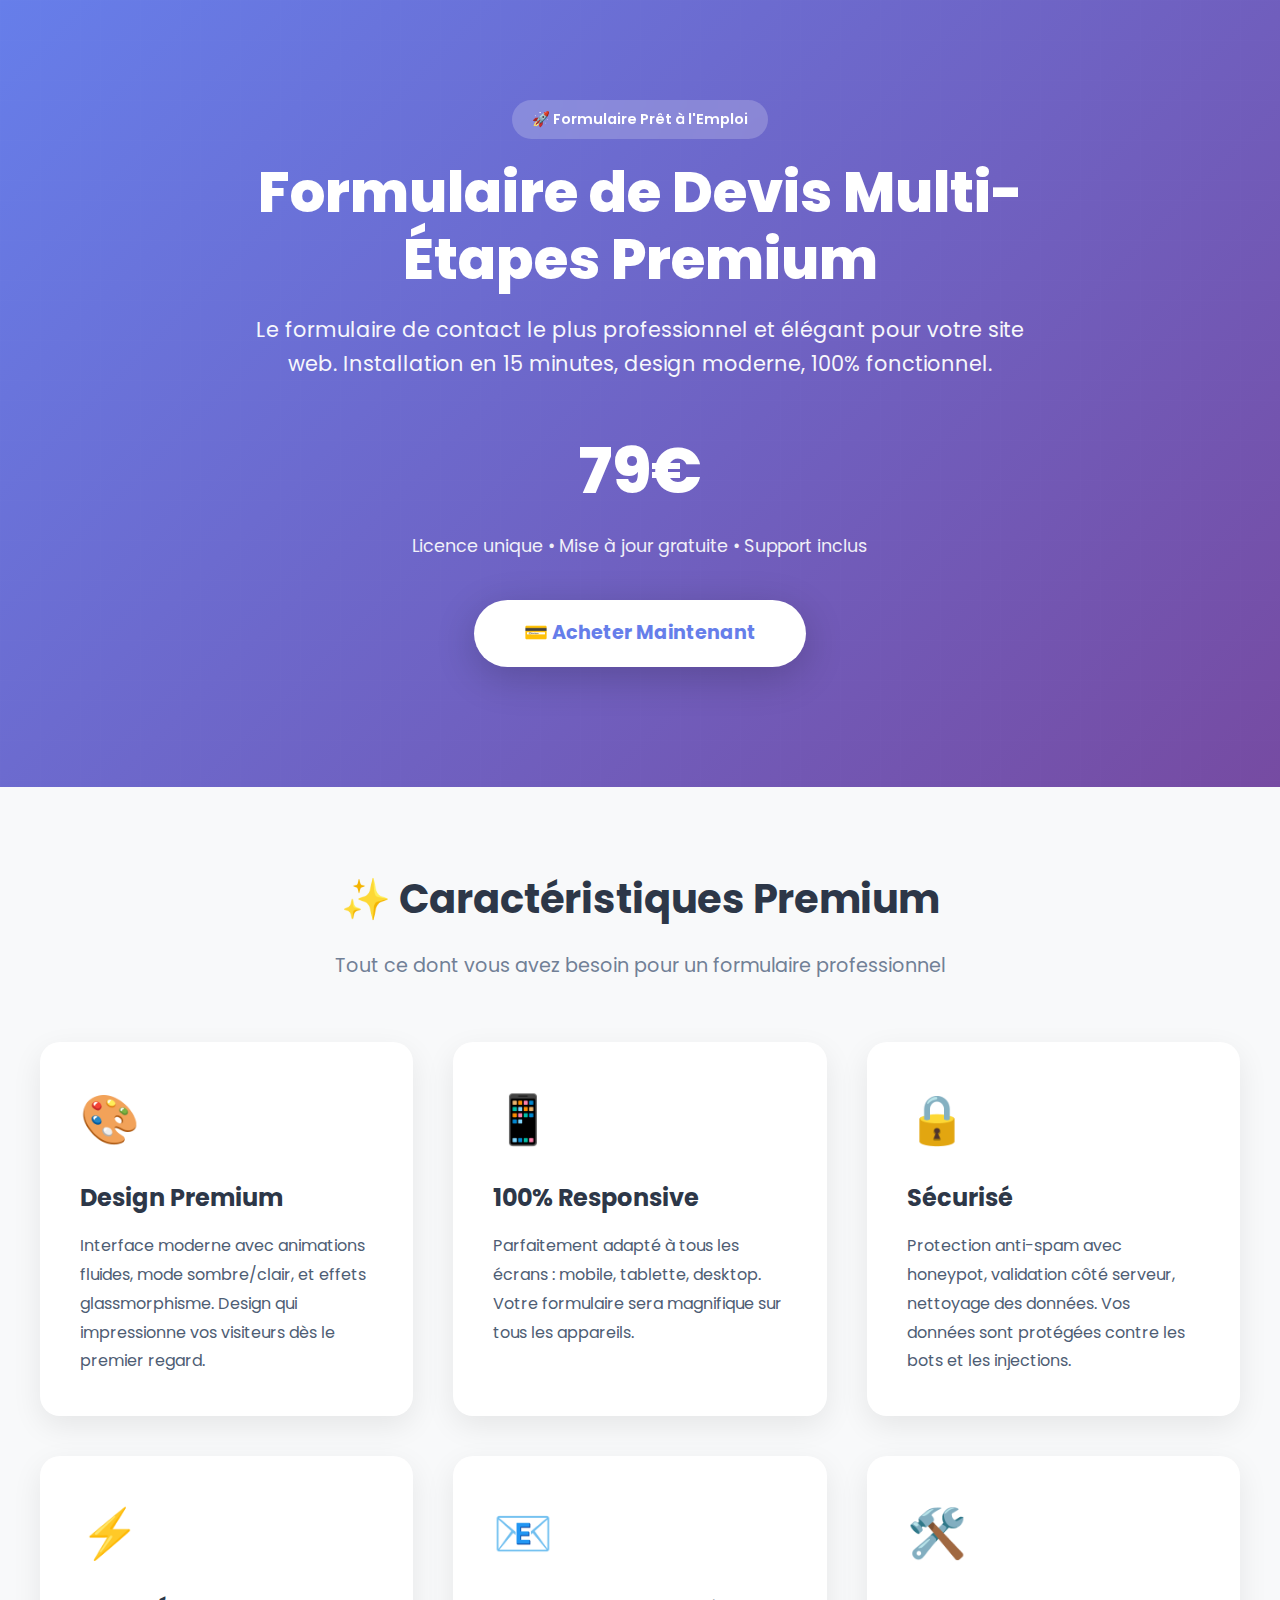
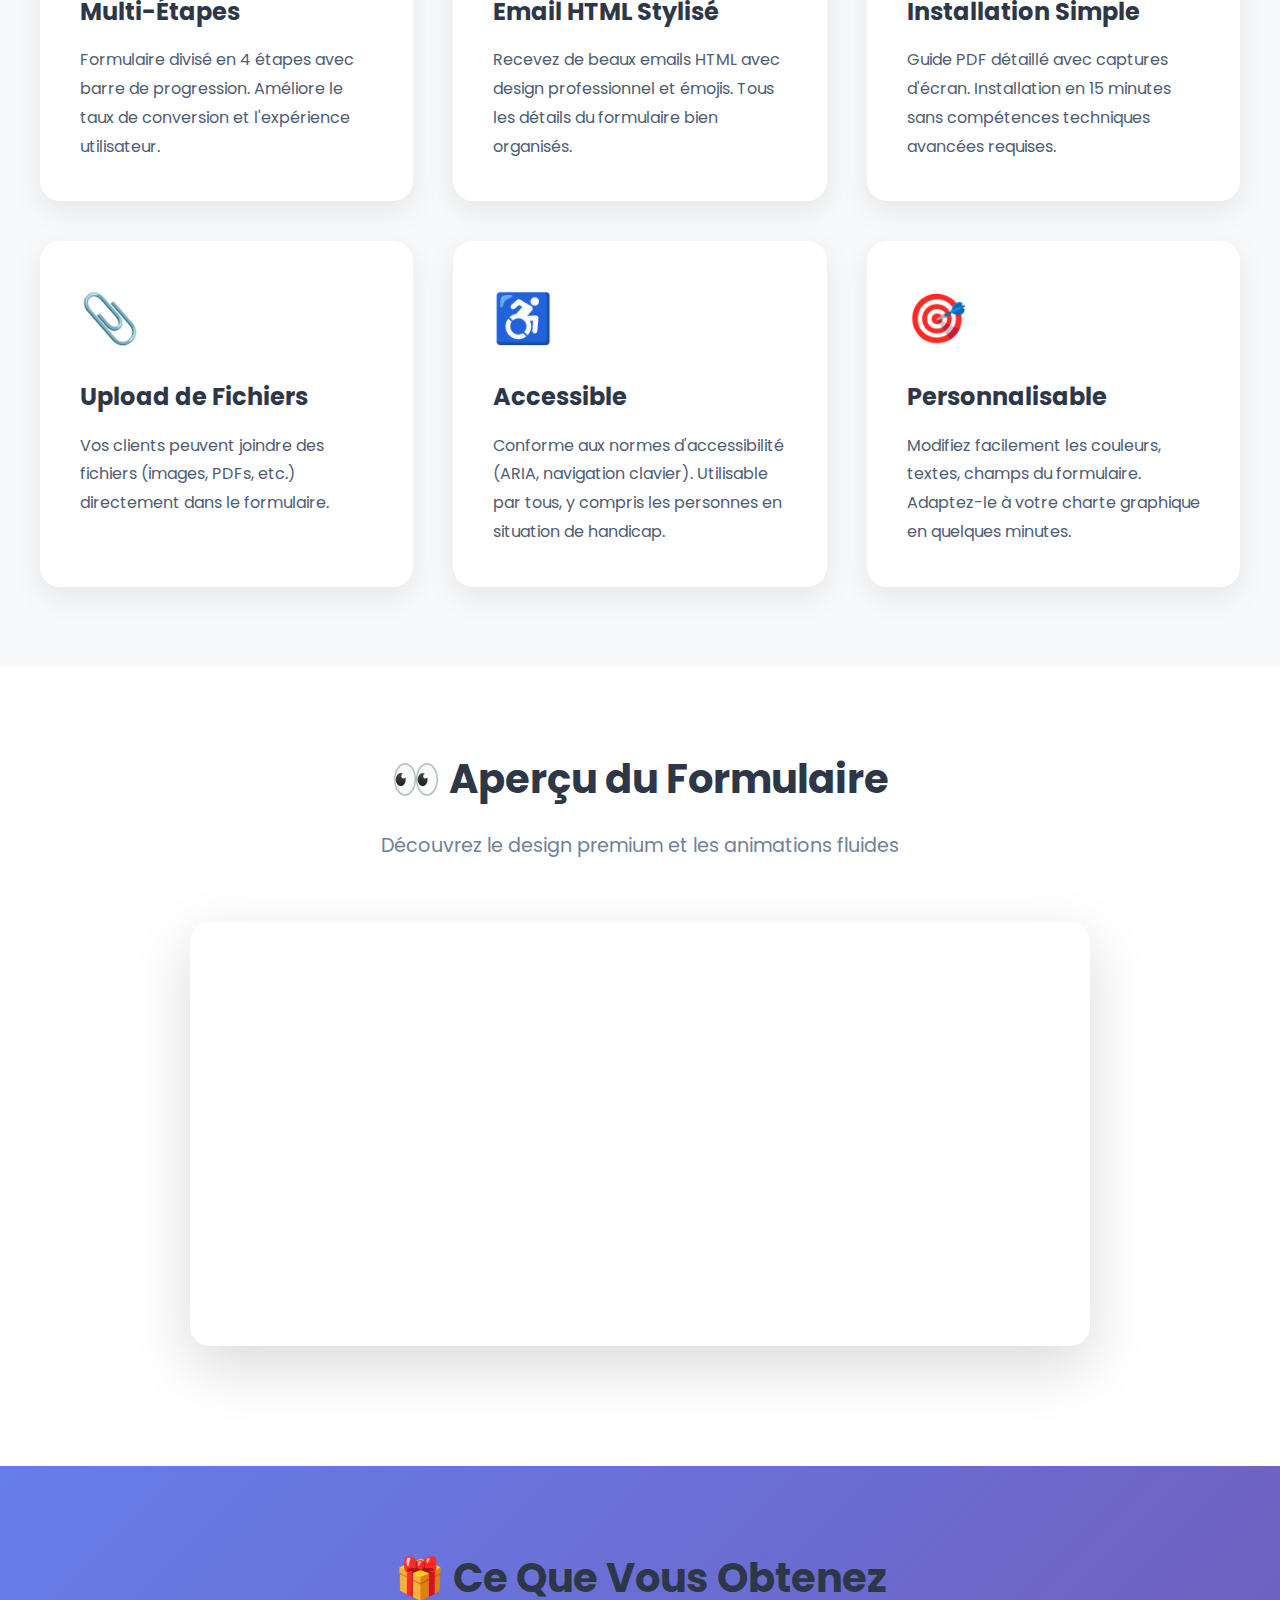
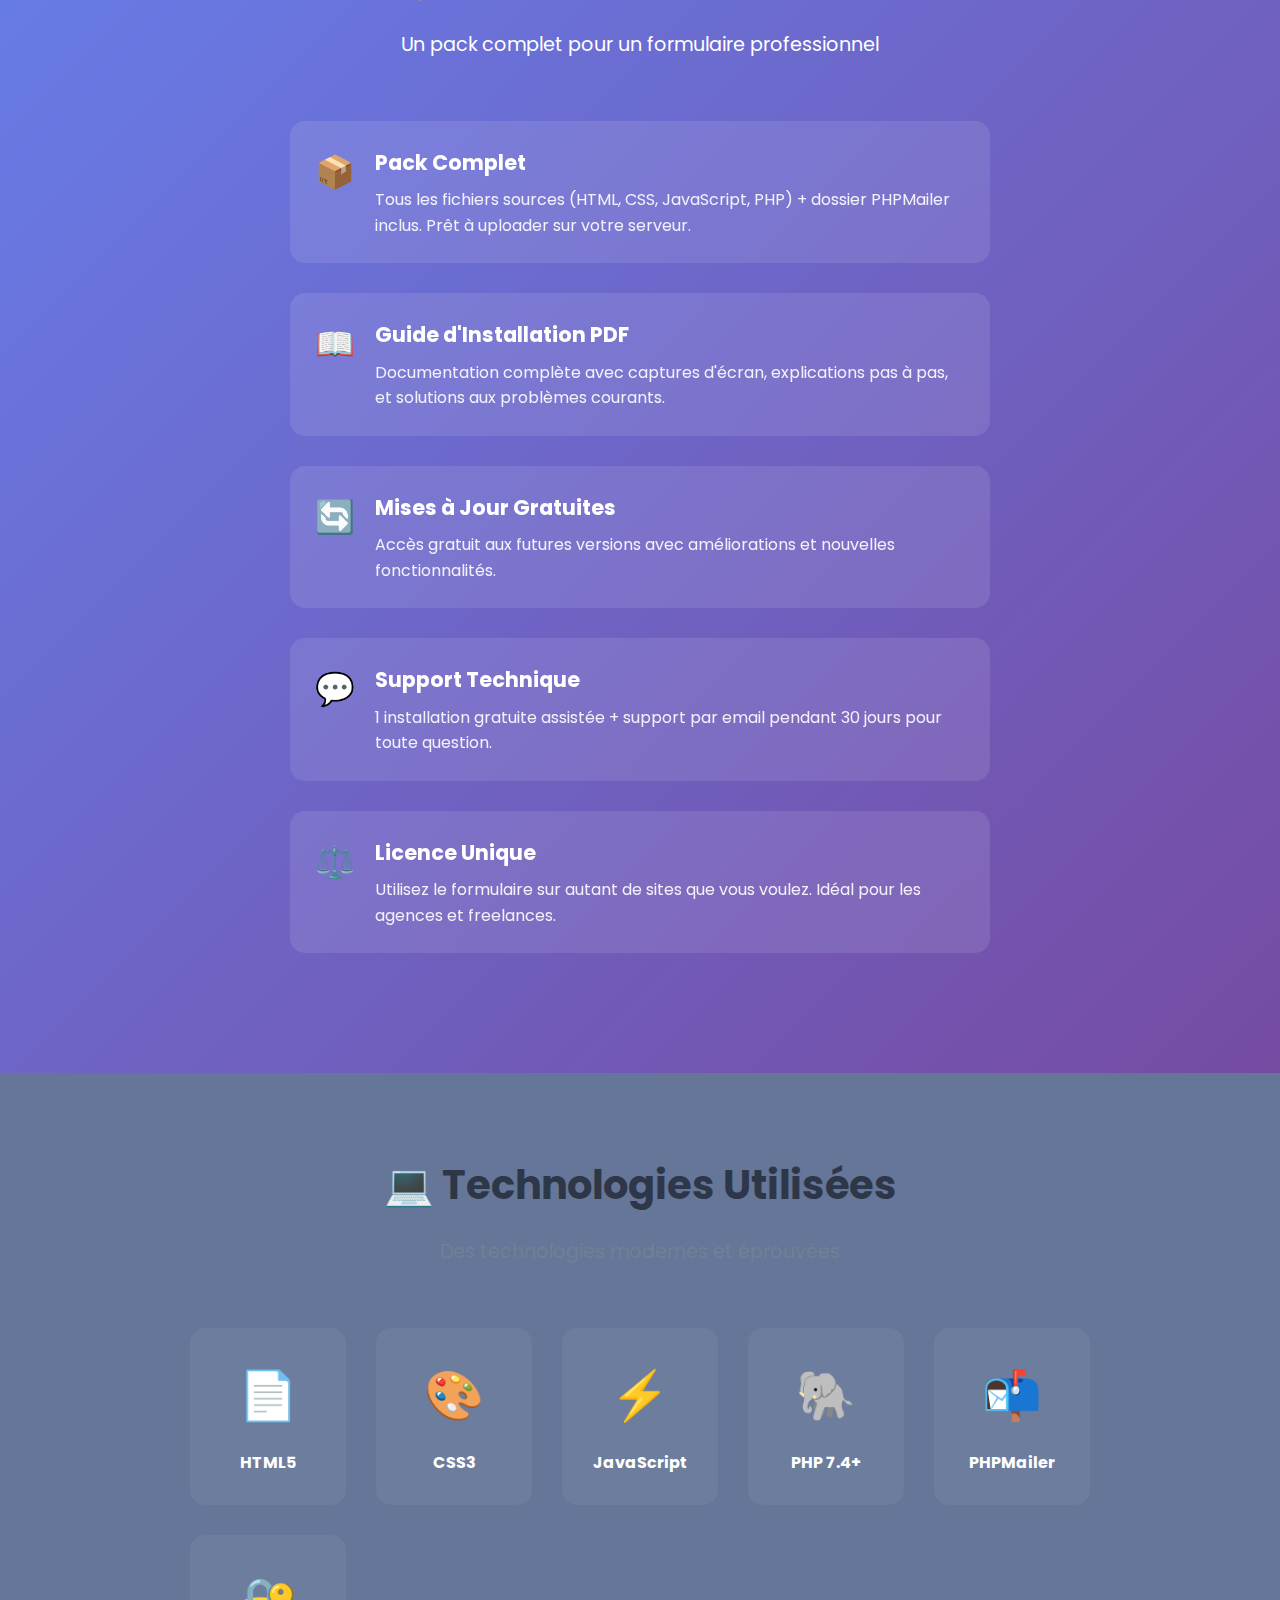
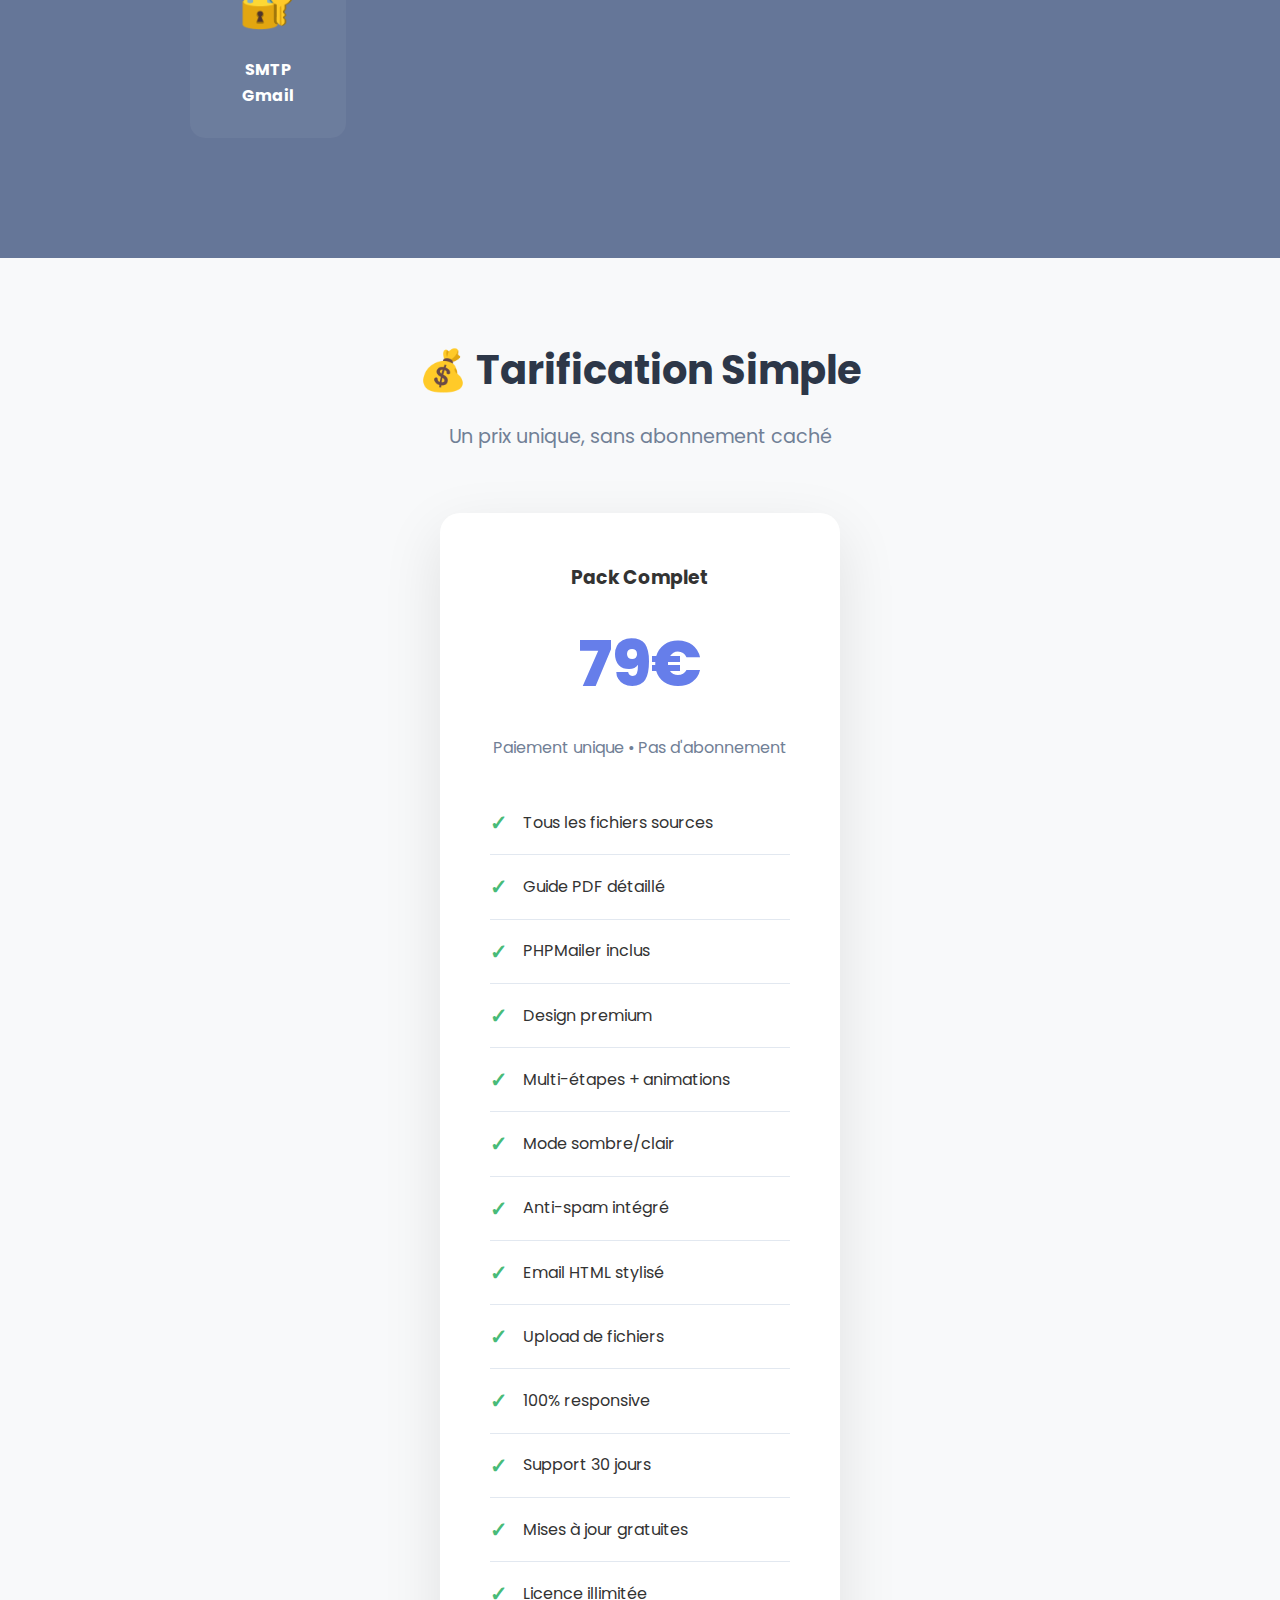
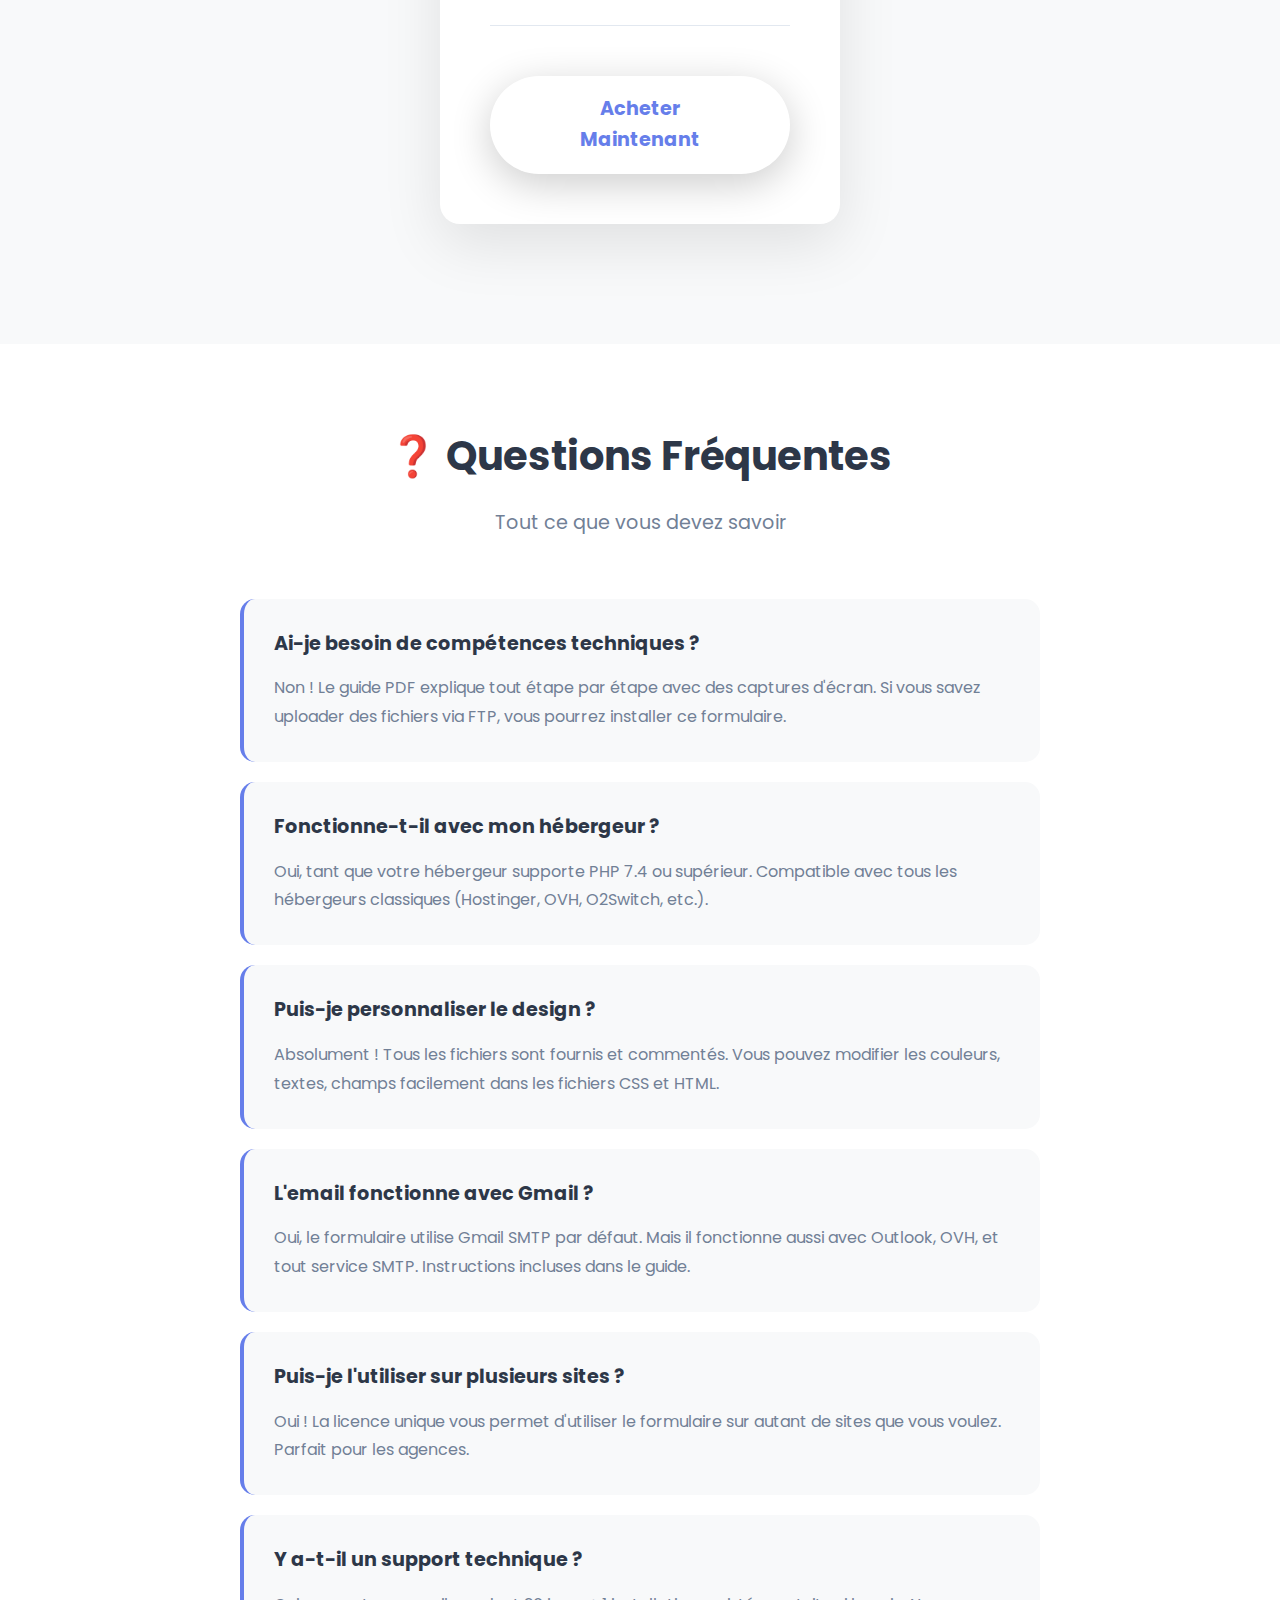
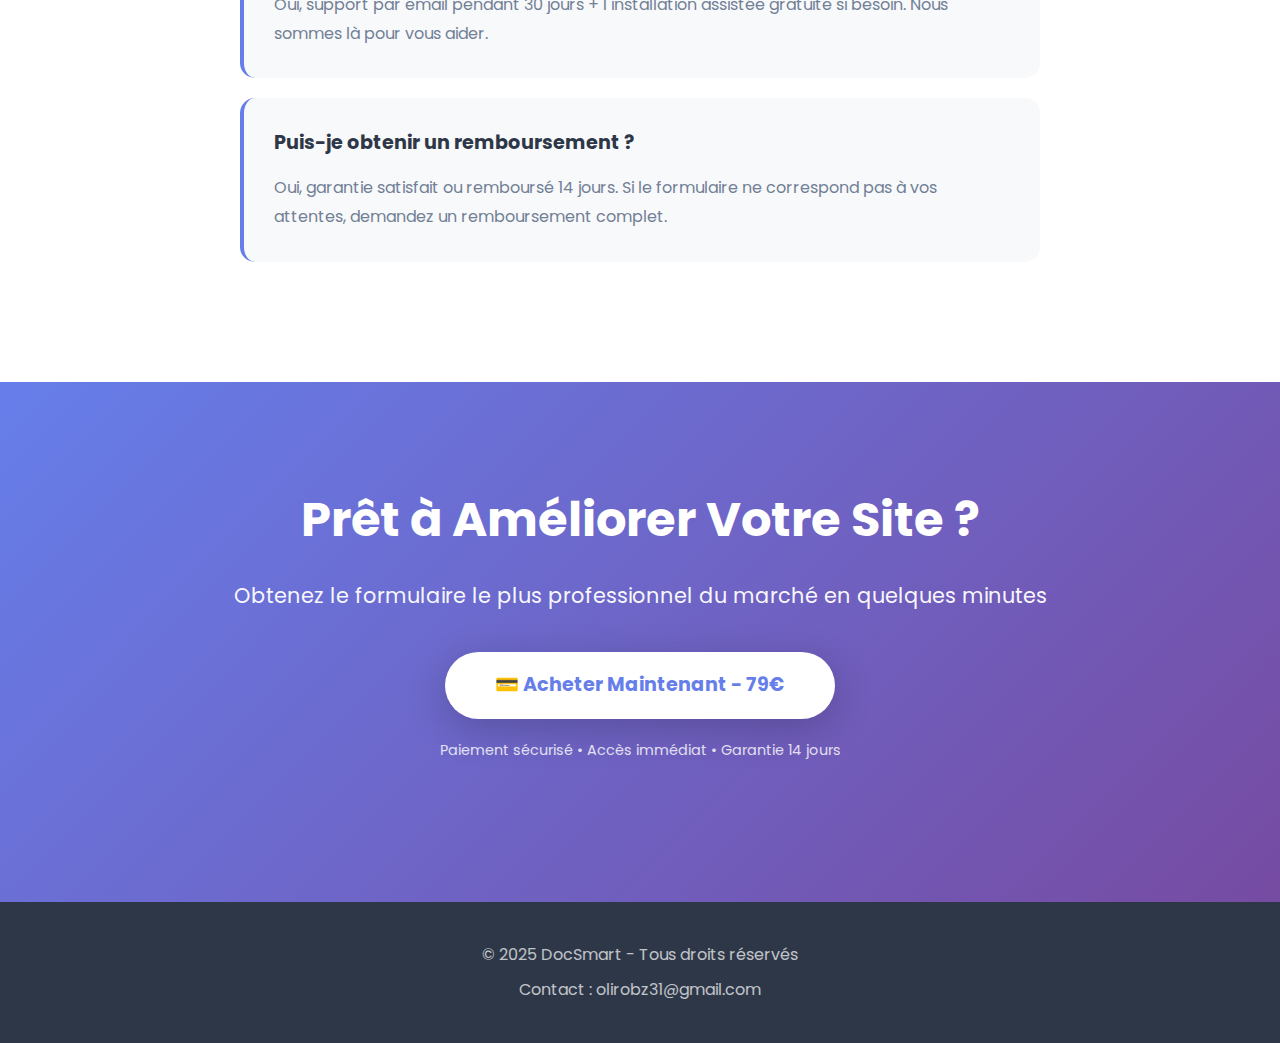
<file: Desktop/page-de-vente/page_vente_formulaire.html>
<!DOCTYPE html>
<html lang="fr">

<head>
  <meta charset="UTF-8">
  <meta name="viewport" content="width=device-width, initial-scale=1.0">
  
  <!-- SEO de base -->
  <title>Formulaire de Devis Multi-Étapes Premium | HTML CSS JS PHP</title>
  <meta name="description" content="Formulaire de contact multi-étapes premium pour votre site web. Design moderne, mode sombre/clair, anti-spam, emails HTML stylisés, upload fichiers. Installation en 15 minutes. 79€ licence unique.">
  <meta name="keywords" content="formulaire de devis, formulaire multi-étapes, formulaire contact premium, formulaire PHP, template formulaire, formulaire site web">
  <meta name="author" content="DocSmart">
  <meta name="robots" content="index, follow">
  <link rel="canonical" href="https://olirobz31.github.io/page-de-vente/">
  
  <!-- Open Graph (Facebook, LinkedIn, etc.) -->
  <meta property="og:type" content="product">
  <meta property="og:title" content="Formulaire de Devis Multi-Étapes Premium | 79€">
  <meta property="og:description" content="Le formulaire de contact le plus professionnel pour votre site web. Design premium, multi-étapes, mode sombre/clair, anti-spam, emails HTML. Installation en 15 min.">
  <meta property="og:url" content="https://olirobz31.github.io/page-de-vente/">
  <meta property="og:image" content="https://olirobz31.github.io/page-de-vente/preview.jpg">
  <meta property="og:image:width" content="1200">
  <meta property="og:image:height" content="630">
  <meta property="og:locale" content="fr_FR">
  <meta property="og:site_name" content="DocSmart">
  <meta property="product:price:amount" content="79">
  <meta property="product:price:currency" content="EUR">
  
  <!-- Twitter Card -->
  <meta name="twitter:card" content="summary_large_image">
  <meta name="twitter:title" content="Formulaire de Devis Multi-Étapes Premium | 79€">
  <meta name="twitter:description" content="Le formulaire de contact le plus professionnel pour votre site web. Design premium, multi-étapes, anti-spam, emails HTML. Installation en 15 min.">
  <meta name="twitter:image" content="https://olirobz31.github.io/page-de-vente/preview.jpg">
  
  <!-- Fonts -->
  <link rel="preconnect" href="https://fonts.googleapis.com">
  <link href="https://fonts.googleapis.com/css2?family=Poppins:wght@300;400;600;700;800&display=swap" rel="stylesheet">
  
  <!-- Schema.org Product (Rich Snippets Google) -->
  <script type="application/ld+json">
  {
    "@context": "https://schema.org",
    "@type": "Product",
    "name": "Formulaire de Devis Multi-Étapes Premium",
    "description": "Formulaire de contact multi-étapes premium avec design moderne, mode sombre/clair, anti-spam, emails HTML stylisés et upload de fichiers. Pack complet HTML, CSS, JS, PHP avec guide d'installation.",
    "image": "https://olirobz31.github.io/page-de-vente/preview.jpg",
    "brand": {
      "@type": "Brand",
      "name": "DocSmart"
    },
    "offers": {
      "@type": "Offer",
      "price": "79",
      "priceCurrency": "EUR",
      "availability": "https://schema.org/InStock",
      "url": "https://olirobz31.github.io/page-de-vente/",
      "priceValidUntil": "2025-12-31"
    },
    "aggregateRating": {
      "@type": "AggregateRating",
      "ratingValue": "5",
      "reviewCount": "1"
    }
  }
  </script>

  <!-- FAQ Schema pour Google -->
  <script type="application/ld+json">
  {
    "@context": "https://schema.org",
    "@type": "FAQPage",
    "mainEntity": [
      {
        "@type": "Question",
        "name": "Ai-je besoin de compétences techniques pour installer ce formulaire ?",
        "acceptedAnswer": {
          "@type": "Answer",
          "text": "Non ! Le guide PDF explique tout étape par étape avec des captures d'écran. Si vous savez uploader des fichiers via FTP, vous pourrez installer ce formulaire."
        }
      },
      {
        "@type": "Question",
        "name": "Le formulaire fonctionne-t-il avec mon hébergeur ?",
        "acceptedAnswer": {
          "@type": "Answer",
          "text": "Oui, tant que votre hébergeur supporte PHP 7.4 ou supérieur. Compatible avec tous les hébergeurs classiques (Hostinger, OVH, O2Switch, etc.)."
        }
      },
      {
        "@type": "Question",
        "name": "Puis-je personnaliser le design du formulaire ?",
        "acceptedAnswer": {
          "@type": "Answer",
          "text": "Absolument ! Tous les fichiers sont fournis et commentés. Vous pouvez modifier les couleurs, textes, champs facilement dans les fichiers CSS et HTML."
        }
      },
      {
        "@type": "Question",
        "name": "L'email fonctionne-t-il avec Gmail ?",
        "acceptedAnswer": {
          "@type": "Answer",
          "text": "Oui, le formulaire utilise Gmail SMTP par défaut. Mais il fonctionne aussi avec Outlook, OVH, et tout service SMTP. Instructions incluses dans le guide."
        }
      },
      {
        "@type": "Question",
        "name": "Puis-je utiliser le formulaire sur plusieurs sites ?",
        "acceptedAnswer": {
          "@type": "Answer",
          "text": "Oui ! La licence unique vous permet d'utiliser le formulaire sur autant de sites que vous voulez. Parfait pour les agences."
        }
      },
      {
        "@type": "Question",
        "name": "Y a-t-il un support technique ?",
        "acceptedAnswer": {
          "@type": "Answer",
          "text": "Oui, support par email pendant 30 jours + 1 installation assistée gratuite si besoin."
        }
      },
      {
        "@type": "Question",
        "name": "Puis-je obtenir un remboursement ?",
        "acceptedAnswer": {
          "@type": "Answer",
          "text": "Oui, garantie satisfait ou remboursé 14 jours. Si le formulaire ne correspond pas à vos attentes, demandez un remboursement complet."
        }
      }
    ]
  }
  </script>

  <style>
    * {
      margin: 0;
      padding: 0;
      box-sizing: border-box;
    }
    
    body {
      font-family: 'Poppins', sans-serif;
      line-height: 1.6;
      color: #333;
      overflow-x: hidden;
    }

    /* Hero Section */
    .hero {
      background: linear-gradient(135deg, #667eea 0%, #764ba2 100%);
      color: white;
      padding: 100px 20px 120px;
      text-align: center;
      position: relative;
      overflow: hidden;
    }

    .hero::before {
      content: '';
      position: absolute;
      top: 0;
      left: 0;
      right: 0;
      bottom: 0;
      background: url('data:image/svg+xml,<svg width="100" height="100" xmlns="http://www.w3.org/2000/svg"><defs><pattern id="grid" width="40" height="40" patternUnits="userSpaceOnUse"><path d="M 40 0 L 0 0 0 40" fill="none" stroke="rgba(255,255,255,0.05)" stroke-width="1"/></pattern></defs><rect width="100" height="100" fill="url(%23grid)"/></svg>');
      opacity: 0.3;
    }

    .hero-content {
      position: relative;
      z-index: 1;
      max-width: 800px;
      margin: 0 auto;
    }

    .badge {
      display: inline-block;
      background: rgba(255, 255, 255, 0.2);
      backdrop-filter: blur(10px);
      padding: 8px 20px;
      border-radius: 50px;
      font-size: 0.9em;
      margin-bottom: 20px;
      font-weight: 600;
    }

    h1 {
      font-size: 3.5em;
      font-weight: 800;
      margin-bottom: 20px;
      line-height: 1.2;
    }

    .hero p {
      font-size: 1.3em;
      margin-bottom: 40px;
      opacity: 0.95;
    }

    .price {
      font-size: 4em;
      font-weight: 800;
      margin: 30px 0 10px;
    }

    .price-detail {
      font-size: 1.1em;
      opacity: 0.9;
      margin-bottom: 40px;
    }

    .cta-primary {
      display: inline-block;
      background: white;
      color: #667eea;
      padding: 18px 50px;
      border-radius: 50px;
      font-size: 1.2em;
      font-weight: 700;
      text-decoration: none;
      box-shadow: 0 10px 40px rgba(0,0,0,0.2);
      transition: transform 0.3s ease, box-shadow 0.3s ease;
    }

    .cta-primary:hover {
      transform: translateY(-3px);
      box-shadow: 0 15px 50px rgba(0,0,0,0.3);
    }

    /* Features Section */
    .features {
      padding: 80px 20px;
      background: #f8f9fa;
    }

    .container {
      max-width: 1200px;
      margin: 0 auto;
    }

    .section-title {
      text-align: center;
      font-size: 2.5em;
      margin-bottom: 20px;
      color: #2d3748;
    }

    .section-subtitle {
      text-align: center;
      font-size: 1.2em;
      color: #718096;
      margin-bottom: 60px;
    }

    .features-grid {
      display: grid;
      grid-template-columns: repeat(auto-fit, minmax(300px, 1fr));
      gap: 40px;
      margin-top: 50px;
    }

    .feature-card {
      background: white;
      padding: 40px;
      border-radius: 20px;
      box-shadow: 0 10px 30px rgba(0,0,0,0.08);
      transition: transform 0.3s ease, box-shadow 0.3s ease;
    }

    .feature-card:hover {
      transform: translateY(-10px);
      box-shadow: 0 20px 40px rgba(0,0,0,0.15);
    }

    .feature-icon {
      font-size: 3em;
      margin-bottom: 20px;
    }

    .feature-card h3 {
      font-size: 1.5em;
      margin-bottom: 15px;
      color: #2d3748;
    }

    .feature-card p {
      color: #4e5d74;
      line-height: 1.8;
    }

    /* Demo Section */
    .demo {
      padding: 80px 20px;
      background: white;
    }

    .demo-video {
      max-width: 900px;
      margin: 40px auto;
      border-radius: 20px;
      overflow: hidden;
      box-shadow: 0 20px 60px rgba(0,0,0,0.15);
    }

    .demo-placeholder {
      background: linear-gradient(135deg, #667eea 0%, #764ba2 100%);
      height: 500px;
      display: flex;
      align-items: center;
      justify-content: center;
      color: white;
      font-size: 2em;
      font-weight: 700;
    }

    /* Benefits Section */
    .benefits {
      padding: 80px 20px;
      background: linear-gradient(135deg, #667eea 0%, #764ba2 100%);
      color: white;
    }

    .benefits-list {
      max-width: 700px;
      margin: 40px auto;
    }

    .benefit-item {
      display: flex;
      align-items: flex-start;
      margin-bottom: 30px;
      background: rgba(255, 255, 255, 0.1);
      backdrop-filter: blur(10px);
      padding: 25px;
      border-radius: 15px;
    }

    .benefit-item .icon {
      font-size: 2em;
      margin-right: 20px;
      flex-shrink: 0;
    }

    .benefit-item h3 {
      font-size: 1.3em;
      margin-bottom: 8px;
    }

    .benefit-item p {
      opacity: 0.9;
      line-height: 1.6;
    }

    .benefits .section-subtitle {
      text-align: center;
      font-size: 1.2em;
      color: white;
      margin-bottom: 60px;
    }

    /* Tech Stack */
    .tech-stack {
      padding: 80px 20px;
      background: #657698;
      color: white;
    }

    .tech-grid {
      display: grid;
      grid-template-columns: repeat(auto-fit, minmax(150px, 1fr));
      gap: 30px;
      max-width: 900px;
      margin: 40px auto;
    }

    .tech-item {
      text-align: center;
      padding: 30px;
      background: rgba(255, 255, 255, 0.05);
      border-radius: 15px;
      transition: transform 0.3s ease;
    }

    .tech-item:hover {
      transform: scale(1.05);
      background: rgba(255, 255, 255, 0.1);
    }

    .tech-item .tech-icon {
      font-size: 3em;
      margin-bottom: 15px;
    }

    /* Pricing Table */
    .pricing {
      padding: 80px 20px;
      background: #f8f9fa;
    }

    .pricing-table {
      max-width: 400px;
      margin: 40px auto;
      background: white;
      padding: 50px;
      border-radius: 20px;
      box-shadow: 0 20px 60px rgba(0,0,0,0.1);
      text-align: center;
    }

    .pricing-table .price-big {
      font-size: 4em;
      font-weight: 800;
      color: #667eea;
      margin: 20px 0;
    }

    .pricing-table ul {
      list-style: none;
      margin: 30px 0;
      text-align: left;
    }

    .pricing-table li {
      padding: 15px 0;
      border-bottom: 1px solid #e2e8f0;
      display: flex;
      align-items: center;
    }

    .pricing-table li::before {
      content: '✓';
      color: #48bb78;
      font-weight: bold;
      margin-right: 15px;
      font-size: 1.3em;
    }

    /* FAQ */
    .faq {
      padding: 80px 20px;
      background: white;
    }

    .faq-list {
      max-width: 800px;
      margin: 40px auto;
    }

    .faq-item {
      background: #f8f9fa;
      padding: 30px;
      margin-bottom: 20px;
      border-radius: 15px;
      border-left: 4px solid #667eea;
    }

    .faq-item h3 {
      color: #2d3748;
      margin-bottom: 15px;
      font-size: 1.2em;
    }

    .faq-item p {
      color: #718096;
      line-height: 1.8;
    }

    /* Final CTA */
    .final-cta {
      padding: 100px 20px;
      background: linear-gradient(135deg, #667eea 0%, #764ba2 100%);
      color: white;
      text-align: center;
    }

    .final-cta h2 {
      font-size: 3em;
      margin-bottom: 20px;
    }

    .final-cta p {
      font-size: 1.3em;
      margin-bottom: 40px;
      opacity: 0.95;
    }

    /* Footer */
    footer {
      background: #2d3748;
      color: white;
      padding: 40px 20px;
      text-align: center;
    }

    footer p {
      opacity: 0.7;
    }

    /* Responsive */
    @media (max-width: 768px) {
      h1 {
        font-size: 2.5em;
      }
      
      .price {
        font-size: 3em;
      }

      .features-grid {
        grid-template-columns: 1fr;
      }

      .demo-placeholder {
        height: 300px;
        font-size: 1.5em;
      }
    }
  </style>
</head>

<body>

  <!-- Hero Section -->
  <section class="hero">
    <div class="hero-content">
      <div class="badge">🚀 Formulaire Prêt à l'Emploi</div>
      <h1>Formulaire de Devis Multi-Étapes Premium</h1>
      <p>Le formulaire de contact le plus professionnel et élégant pour votre site web. Installation en 15 minutes, design moderne, 100% fonctionnel.</p>
      
      <div class="price">79€</div>
      <div class="price-detail">Licence unique • Mise à jour gratuite • Support inclus</div>
      
      <a href="https://robzoli.gumroad.com/l/formulaire-devis" class="cta-primary">💳 Acheter Maintenant</a>
    </div>
  </section>

  <!-- Features Section -->
  <section class="features">
    <div class="container">
      <h2 class="section-title">✨ Caractéristiques Premium</h2>
      <p class="section-subtitle">Tout ce dont vous avez besoin pour un formulaire professionnel</p>
      
      <div class="features-grid">
        <div class="feature-card">
          <div class="feature-icon">🎨</div>
          <h3>Design Premium</h3>
          <p>Interface moderne avec animations fluides, mode sombre/clair, et effets glassmorphisme. Design qui impressionne vos visiteurs dès le premier regard.</p>
        </div>

        <div class="feature-card">
          <div class="feature-icon">📱</div>
          <h3>100% Responsive</h3>
          <p>Parfaitement adapté à tous les écrans : mobile, tablette, desktop. Votre formulaire sera magnifique sur tous les appareils.</p>
        </div>

        <div class="feature-card">
          <div class="feature-icon">🔒</div>
          <h3>Sécurisé</h3>
          <p>Protection anti-spam avec honeypot, validation côté serveur, nettoyage des données. Vos données sont protégées contre les bots et les injections.</p>
        </div>

        <div class="feature-card">
          <div class="feature-icon">⚡</div>
          <h3>Multi-Étapes</h3>
          <p>Formulaire divisé en 4 étapes avec barre de progression. Améliore le taux de conversion et l'expérience utilisateur.</p>
        </div>

        <div class="feature-card">
          <div class="feature-icon">📧</div>
          <h3>Email HTML Stylisé</h3>
          <p>Recevez de beaux emails HTML avec design professionnel et émojis. Tous les détails du formulaire bien organisés.</p>
        </div>

        <div class="feature-card">
          <div class="feature-icon">🛠️</div>
          <h3>Installation Simple</h3>
          <p>Guide PDF détaillé avec captures d'écran. Installation en 15 minutes sans compétences techniques avancées requises.</p>
        </div>

        <div class="feature-card">
          <div class="feature-icon">📎</div>
          <h3>Upload de Fichiers</h3>
          <p>Vos clients peuvent joindre des fichiers (images, PDFs, etc.) directement dans le formulaire.</p>
        </div>

        <div class="feature-card">
          <div class="feature-icon">♿</div>
          <h3>Accessible</h3>
          <p>Conforme aux normes d'accessibilité (ARIA, navigation clavier). Utilisable par tous, y compris les personnes en situation de handicap.</p>
        </div>

        <div class="feature-card">
          <div class="feature-icon">🎯</div>
          <h3>Personnalisable</h3>
          <p>Modifiez facilement les couleurs, textes, champs du formulaire. Adaptez-le à votre charte graphique en quelques minutes.</p>
        </div>
      </div>
    </div>
  </section>

  <!-- Demo Section -->
  <section class="demo">
    <div class="container">
      <h2 class="section-title">👀 Aperçu du Formulaire</h2>
      <p class="section-subtitle">Découvrez le design premium et les animations fluides</p>
      
      <div class="demo-video">
        <div style="padding:47.19% 0 0 0;position:relative;"><iframe src="https://player.vimeo.com/video/1142063827?badge=0&amp;autopause=0&amp;player_id=0&amp;app_id=58479" frameborder="0" allow="autoplay; fullscreen; picture-in-picture; clipboard-write; encrypted-media; web-share" referrerpolicy="strict-origin-when-cross-origin" style="position:absolute;top:0;left:0;width:100%;height:100%;" title="Vidéo-formulaire"></iframe></div><script src="https://player.vimeo.com/api/player.js"></script>
      </div>
    </div>
  </section>

  <!-- Benefits Section -->
  <section class="benefits">
    <div class="container">
      <h2 class="section-title">🎁 Ce Que Vous Obtenez</h2>
      <p class="section-subtitle">Un pack complet pour un formulaire professionnel</p>
      
      <div class="benefits-list">
        <div class="benefit-item">
          <div class="icon">📦</div>
          <div>
            <h3>Pack Complet</h3>
            <p>Tous les fichiers sources (HTML, CSS, JavaScript, PHP) + dossier PHPMailer inclus. Prêt à uploader sur votre serveur.</p>
          </div>
        </div>

        <div class="benefit-item">
          <div class="icon">📖</div>
          <div>
            <h3>Guide d'Installation PDF</h3>
            <p>Documentation complète avec captures d'écran, explications pas à pas, et solutions aux problèmes courants.</p>
          </div>
        </div>

        <div class="benefit-item">
          <div class="icon">🔄</div>
          <div>
            <h3>Mises à Jour Gratuites</h3>
            <p>Accès gratuit aux futures versions avec améliorations et nouvelles fonctionnalités.</p>
          </div>
        </div>

        <div class="benefit-item">
          <div class="icon">💬</div>
          <div>
            <h3>Support Technique</h3>
            <p>1 installation gratuite assistée + support par email pendant 30 jours pour toute question.</p>
          </div>
        </div>

        <div class="benefit-item">
          <div class="icon">⚖️</div>
          <div>
            <h3>Licence Unique</h3>
            <p>Utilisez le formulaire sur autant de sites que vous voulez. Idéal pour les agences et freelances.</p>
          </div>
        </div>
      </div>
    </div>
  </section>

  <!-- Tech Stack -->
  <section class="tech-stack">
    <div class="container">
      <h2 class="section-title">💻 Technologies Utilisées</h2>
      <p class="section-subtitle">Des technologies modernes et éprouvées</p>
      
      <div class="tech-grid">
        <div class="tech-item">
          <div class="tech-icon">📄</div>
          <strong>HTML5</strong>
        </div>
        <div class="tech-item">
          <div class="tech-icon">🎨</div>
          <strong>CSS3</strong>
        </div>
        <div class="tech-item">
          <div class="tech-icon">⚡</div>
          <strong>JavaScript</strong>
        </div>
        <div class="tech-item">
          <div class="tech-icon">🐘</div>
          <strong>PHP 7.4+</strong>
        </div>
        <div class="tech-item">
          <div class="tech-icon">📬</div>
          <strong>PHPMailer</strong>
        </div>
        <div class="tech-item">
          <div class="tech-icon">🔐</div>
          <strong>SMTP Gmail</strong>
        </div>
      </div>
    </div>
  </section>

  <!-- Pricing -->
  <section class="pricing">
    <div class="container">
      <h2 class="section-title">💰 Tarification Simple</h2>
      <p class="section-subtitle">Un prix unique, sans abonnement caché</p>
      
      <div class="pricing-table">
        <h3>Pack Complet</h3>
        <div class="price-big">79€</div>
        <p style="color: #718096; margin-bottom: 30px;">Paiement unique • Pas d'abonnement</p>
        
        <ul>
          <li>Tous les fichiers sources</li>
          <li>Guide PDF détaillé</li>
          <li>PHPMailer inclus</li>
          <li>Design premium</li>
          <li>Multi-étapes + animations</li>
          <li>Mode sombre/clair</li>
          <li>Anti-spam intégré</li>
          <li>Email HTML stylisé</li>
          <li>Upload de fichiers</li>
          <li>100% responsive</li>
          <li>Support 30 jours</li>
          <li>Mises à jour gratuites</li>
          <li>Licence illimitée</li>
        </ul>
        
        <a href="https://robzoli.gumroad.com/l/formulaire-devis" class="cta-primary" style="margin-top: 20px;">Acheter Maintenant</a>
      </div>
    </div>
  </section>

  <!-- FAQ -->
  <section class="faq">
    <div class="container">
      <h2 class="section-title">❓ Questions Fréquentes</h2>
      <p class="section-subtitle">Tout ce que vous devez savoir</p>
      
      <div class="faq-list">
        <div class="faq-item">
          <h3>Ai-je besoin de compétences techniques ?</h3>
          <p>Non ! Le guide PDF explique tout étape par étape avec des captures d'écran. Si vous savez uploader des fichiers via FTP, vous pourrez installer ce formulaire.</p>
        </div>

        <div class="faq-item">
          <h3>Fonctionne-t-il avec mon hébergeur ?</h3>
          <p>Oui, tant que votre hébergeur supporte PHP 7.4 ou supérieur. Compatible avec tous les hébergeurs classiques (Hostinger, OVH, O2Switch, etc.).</p>
        </div>

        <div class="faq-item">
          <h3>Puis-je personnaliser le design ?</h3>
          <p>Absolument ! Tous les fichiers sont fournis et commentés. Vous pouvez modifier les couleurs, textes, champs facilement dans les fichiers CSS et HTML.</p>
        </div>

        <div class="faq-item">
          <h3>L'email fonctionne avec Gmail ?</h3>
          <p>Oui, le formulaire utilise Gmail SMTP par défaut. Mais il fonctionne aussi avec Outlook, OVH, et tout service SMTP. Instructions incluses dans le guide.</p>
        </div>

        <div class="faq-item">
          <h3>Puis-je l'utiliser sur plusieurs sites ?</h3>
          <p>Oui ! La licence unique vous permet d'utiliser le formulaire sur autant de sites que vous voulez. Parfait pour les agences.</p>
        </div>

        <div class="faq-item">
          <h3>Y a-t-il un support technique ?</h3>
          <p>Oui, support par email pendant 30 jours + 1 installation assistée gratuite si besoin. Nous sommes là pour vous aider.</p>
        </div>

        <div class="faq-item">
          <h3>Puis-je obtenir un remboursement ?</h3>
          <p>Oui, garantie satisfait ou remboursé 14 jours. Si le formulaire ne correspond pas à vos attentes, demandez un remboursement complet.</p>
        </div>
      </div>
    </div>
  </section>

  <!-- Final CTA -->
  <section class="final-cta">
    <div class="container">
      <h2>Prêt à Améliorer Votre Site ?</h2>
      <p>Obtenez le formulaire le plus professionnel du marché en quelques minutes</p>
      <a href="https://robzoli.gumroad.com/l/formulaire-devis" class="cta-primary">💳 Acheter Maintenant - 79€</a>
      <p style="margin-top: 20px; font-size: 0.9em; opacity: 0.8;">Paiement sécurisé • Accès immédiat • Garantie 14 jours</p>
    </div>
  </section>

  <!-- Footer -->
  <footer>
    <div class="container">
      <p>© 2025 DocSmart - Tous droits réservés</p>
      <p style="margin-top: 10px;">Contact : olirobz31@gmail.com</p>
    </div>
  </footer>

</body>

</html>
</file>
<file: Desktop/site freelance/style.css>
/* RESET */
* {
  margin: 0;
  padding: 0;
  box-sizing: border-box;
}

body {
  font-family: Arial, sans-serif;
  line-height: 1.6;
  color: #333;
  background: antiquewhite;
}

/* HERO */
.hero {
  background: linear-gradient(135deg, #5d5e5f, #657fb7);
  color: white;
  height: 100vh;
  display: flex;
  justify-content: center;
  align-items: center;
  padding: 20px;
  text-align: center;
}

.hero h1 {
  font-size: 3.2rem;
  margin-bottom: 1rem;
}

.hero p {
  max-width: 600px;
  font-size: 1.2rem;
  margin-bottom: 2rem;
}

.btn {
  display: inline-block;
  padding: 14px 28px;
  background: white;
  color: #003ec2;
  text-decoration: none;
  border-radius: 6px;
  font-weight: bold;
  transition: 0.3s;
}

.btn:hover {
  background: #dbe4ff;
}

/* SECTIONS */
.section {
  padding: 70px 20px;
  max-width: 1100px;
  margin: auto;
  text-align: center;
}

.section h2 {
  font-size: 2rem;
  margin-bottom: 40px;
}

/* SERVICES & PORTFOLIO */
.cards, .projects {
  display: flex;
  gap: 25px;
  flex-wrap: wrap;
  justify-content: center;
}

.card, .project {
  background: #f5f5f5;
  padding: 25px;
  width: 300px;
  border-radius: 10px;
  text-align: left;
  transition: 0.3s;
}

.card:hover, .project:hover {
  transform: translateY(-6px);
}

/* PROCESS */
.process ul {
  list-style: none;
  text-align: left;
  max-width: 600px;
  margin: auto;
  padding: 0;
}

/* Questionnaire */
.questionnaire {
  color: white;
  background-color: #65ddb3;
  max-width: 800px;
  margin: 0 auto;
  text-align: center;
  padding: 60px 20px;
  border-radius: 10px;
}

.questionnaire iframe {
  margin-top: 20px;
  border-radius: 10px;
}

.process li {
  background: #f0f0f0;
  margin: 10px 0;
  padding: 15px;
  border-radius: 8px;
}

.about {
  background: #e0e0e0;
  padding: 50px 20px;
  border-radius: 10px;
  max-width: 800px;
  margin: auto;
  text-align: center;
}

.contact{
  background: #93c93c;
  padding: 50px 20px;
  border-radius: 10px;
  max-width: 800px;
  margin: auto;
  text-align: center;
}

/* RESPONSIVE */
@media (max-width: 768px) {
  .hero h1 {
    font-size: 2.3rem;
  }
  .card, .project {
    width: 100%;
  }
}
</file>
